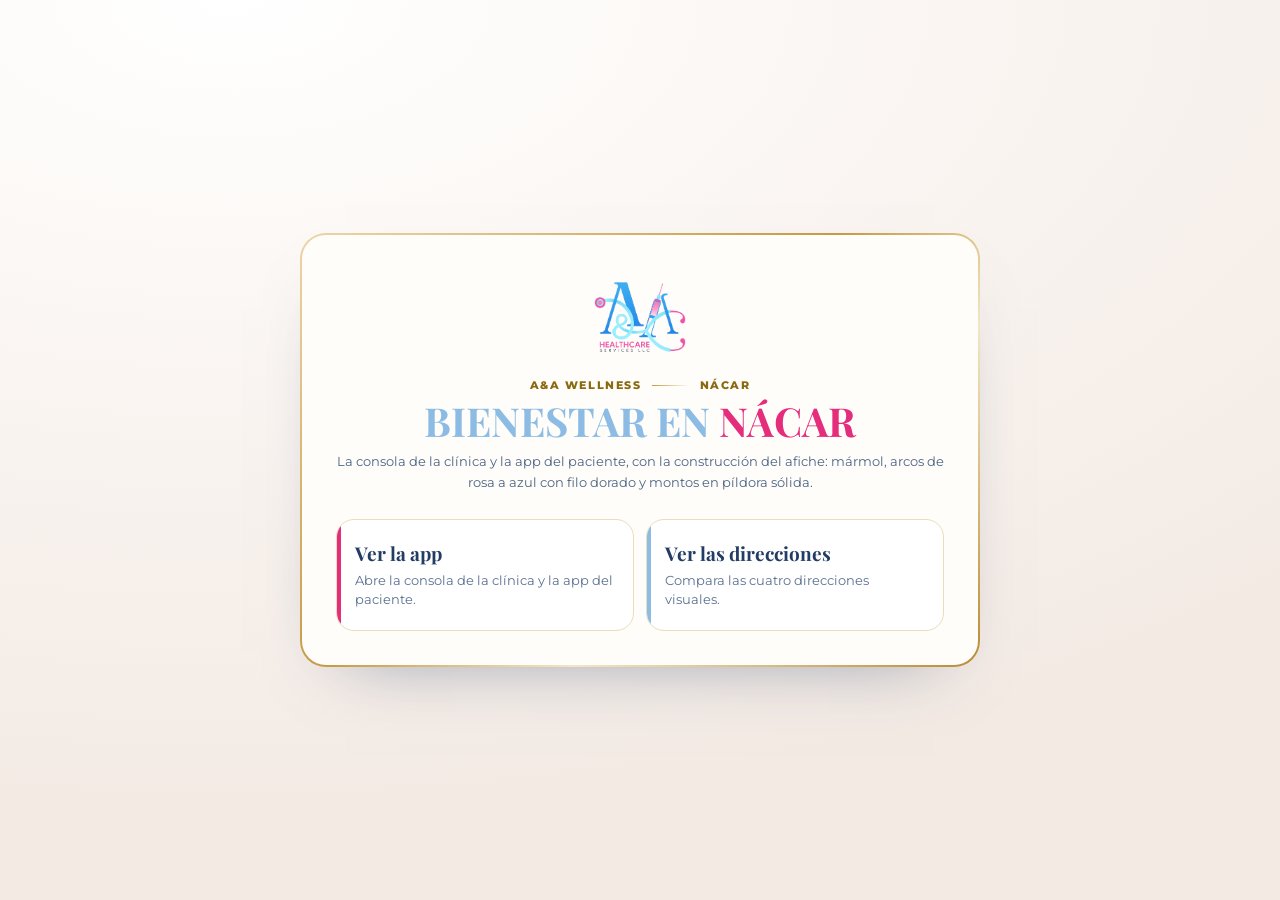
<file: index.html>
<!doctype html>
<html lang="es">
<head>
  <meta charset="utf-8">
  <meta name="viewport" content="width=device-width,initial-scale=1">
  <title>AA Wellness</title>
  <link rel="preconnect" href="https://fonts.googleapis.com">
  <link rel="preconnect" href="https://fonts.gstatic.com" crossorigin>
  <link href="https://fonts.googleapis.com/css2?family=Playfair+Display:wght@600;700&family=Montserrat:wght@400;500;600;700;800&display=swap" rel="stylesheet">
  <style>
    *{box-sizing:border-box}
    body{margin:0;min-height:100vh;display:grid;place-items:center;padding:24px;color:#223C64;
      font-family:'Montserrat',system-ui,sans-serif;-webkit-font-smoothing:antialiased;
      background:radial-gradient(120% 90% at 18% 0%,#FFFFFF 0%,#FBF7F4 38%,#F3EAE4 100%)}
    /* 2px of gold around a marble card — the poster's frame */
    .frame{width:min(680px,100%);padding:2px;border-radius:26px;
      background:linear-gradient(140deg,#EBD6A8,#C69A44 45%,#F3E6C4 66%,#B98C33);
      box-shadow:0 30px 70px -46px rgba(34,60,100,.55)}
    .card{background:#FFFDFA;border-radius:24px;padding:34px;text-align:center}
    .logo{height:96px;width:auto;display:block;margin:0 auto 14px}
    .kicker{display:flex;align-items:center;justify-content:center;gap:10px;font-size:10.5px;
      letter-spacing:.15em;text-transform:uppercase;font-weight:800;color:#8A6A10;margin-bottom:9px}
    .kicker i{display:block;width:38px;height:1px;background:linear-gradient(90deg,#C69A44,rgba(198,154,68,0))}
    .brand{font-family:'Playfair Display',Georgia,serif;font-size:40px;font-weight:700;line-height:1;color:#8CBCE4}
    .brand span{color:#E52E7B}
    .sub{font-size:13px;color:#4B6484;margin:10px 0 26px;line-height:1.6}
    .options{display:grid;grid-template-columns:repeat(auto-fit,minmax(220px,1fr));gap:12px}
    .option{display:block;text-align:left;text-decoration:none;color:#223C64;background:#fff;
      border:1px solid #EBDCBB;border-radius:18px;padding:20px 18px;position:relative;overflow:hidden}
    .option:before{content:"";position:absolute;left:0;top:0;bottom:0;width:4px;background:#E52E7B}
    .option.design:before{background:#8CBCE4}
    .option:hover{border-color:#C69A44}
    .option b{display:block;font-family:'Playfair Display',Georgia,serif;font-size:19px;font-weight:700;margin-bottom:6px}
    .option span{display:block;font-size:12.5px;color:#5A7091;line-height:1.5}
    @media(max-width:560px){.card{padding:26px 18px}.brand{font-size:32px}}
  </style>
</head>
<body>
  <main class="frame"><div class="card">
    <img class="logo" src="./assets/aa-logo.png" alt="A&amp;A Healthcare Services LLC">
    <div class="kicker">A&amp;A Wellness <i></i> Nácar</div>
    <div class="brand">BIENESTAR EN <span>NÁCAR</span></div>
    <p class="sub">La consola de la clínica y la app del paciente, con la construcción del afiche: mármol, arcos de rosa a azul con filo dorado y montos en píldora sólida.</p>
    <div class="options">
      <a class="option app" href="./app.html"><b>Ver la app</b><span>Abre la consola de la clínica y la app del paciente.</span></a>
      <a class="option design" href="./design-options.html"><b>Ver las direcciones</b><span>Compara las cuatro direcciones visuales.</span></a>
    </div>
  </div></main>
</body>
</html>
</file>
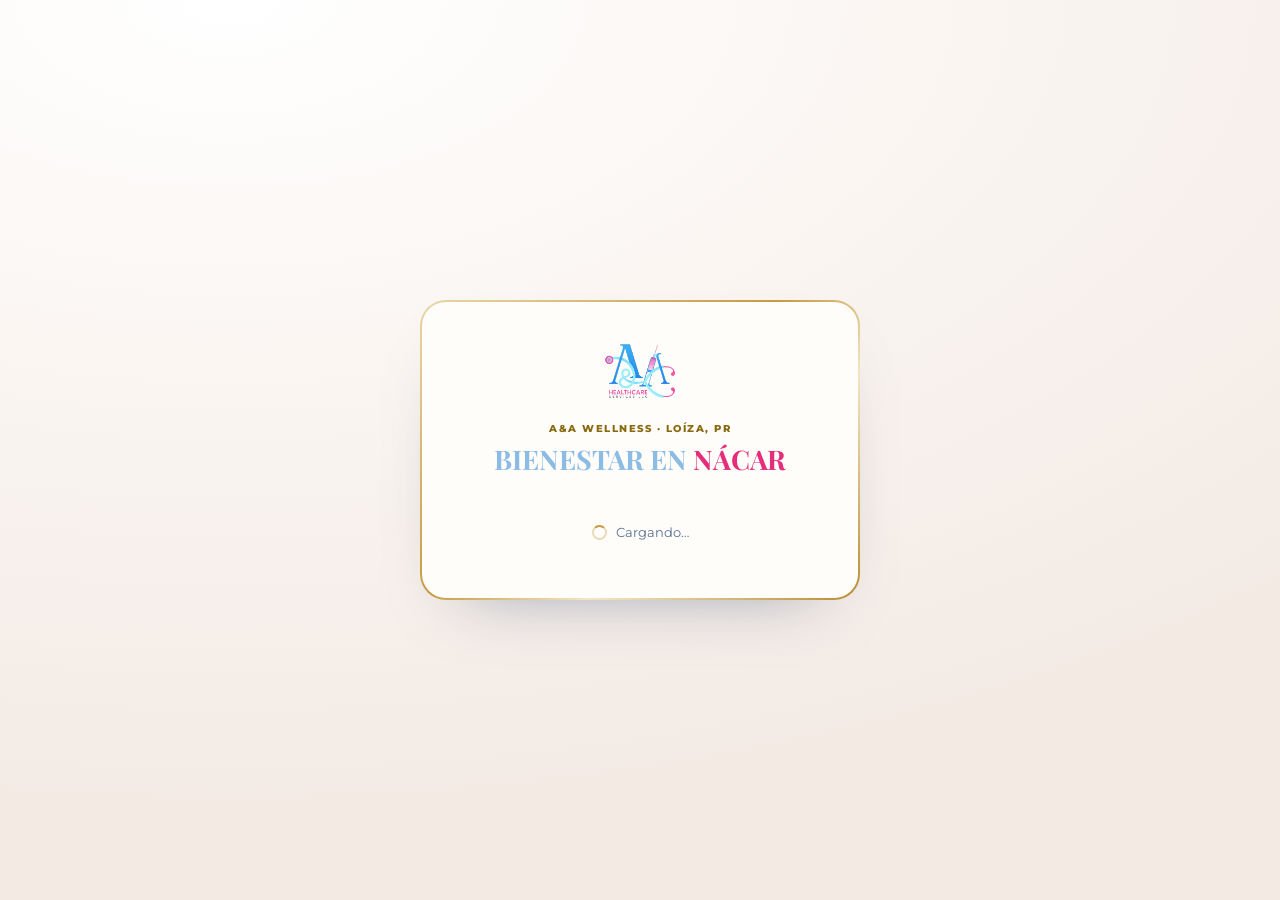
<file: app/index.html>
<!doctype html>
<html lang="es">
<head>
<meta charset="utf-8">
<meta name="viewport" content="width=device-width,initial-scale=1">
<meta http-equiv="cache-control" content="no-cache">
<meta http-equiv="expires" content="0">
<title>A&amp;A Wellness · Entrar</title>
<link rel="preconnect" href="https://fonts.googleapis.com">
<link rel="preconnect" href="https://fonts.gstatic.com" crossorigin>
<link href="https://fonts.googleapis.com/css2?family=Playfair+Display:wght@600;700&family=Montserrat:wght@400;500;600;700;800&family=Dancing+Script:wght@600;700&display=swap" rel="stylesheet">
<link href="./css/app.css?v=1786828527" rel="stylesheet">
</head>
<body>

<main class="center-wrap">
  <div class="frame" style="width:min(440px,100%)">
    <div class="card-sheet">

      <div style="text-align:center;margin-bottom:22px">
        <img src="../assets/aa-logo.png" alt="A&amp;A Healthcare Services LLC"
             style="height:74px;margin-bottom:10px" onerror="this.style.display='none'">
        <span class="kicker">A&amp;A Wellness · Loíza, PR</span>
        <h1 style="font-size:27px;color:var(--blue)">BIENESTAR EN <span style="color:var(--pink)">NÁCAR</span></h1>
      </div>

      <div id="setup" style="display:none">
        <div class="banner warn">
          <b>Falta conectar Supabase</b>
          Abre <code>app/js/config.js</code> y pega la URL del proyecto y la clave
          <code>anon</code>. Las encuentras en Supabase → Project Settings → API.
        </div>
      </div>

      <div id="app-forms" style="display:none">

        <div class="tabs" id="tabs">
          <button data-tab="in" class="on">Entrar</button>
          <button data-tab="up">Crear cuenta</button>
        </div>

        <div id="err" class="banner err" style="display:none"></div>

        <!-- set a new password (shown only after a recovery link) -->
        <form id="form-new" style="display:none" autocomplete="on">
          <div class="banner warn">
            <b>Elige una contraseña nueva</b>
            Escribe la contraseña que usarás de ahora en adelante.
          </div>
          <div class="field">
            <label for="np-pass">Contraseña nueva</label>
            <input id="np-pass" type="password" autocomplete="new-password" required minlength="6">
            <span class="hint">Mínimo 6 caracteres.</span>
          </div>
          <div class="field">
            <label for="np-pass2">Repite la contraseña</label>
            <input id="np-pass2" type="password" autocomplete="new-password" required minlength="6">
          </div>
          <button class="btn wide" type="submit" id="np-go">Guardar contraseña</button>
        </form>

        <!-- sign in -->
        <form id="form-in" autocomplete="on">
          <div class="field">
            <label for="in-email">Correo electrónico</label>
            <input id="in-email" type="email" autocomplete="email" required placeholder="tu@correo.com">
          </div>
          <div class="field">
            <label for="in-pass">Contraseña</label>
            <input id="in-pass" type="password" autocomplete="current-password" required>
          </div>
          <button class="btn wide" type="submit" id="in-go">Entrar</button>
          <button class="btn ghost wide" type="button" id="forgot" style="margin-top:8px">
            Olvidé mi contraseña
          </button>
        </form>

        <!-- sign up -->
        <form id="form-up" style="display:none" autocomplete="on">
          <div class="field">
            <label for="up-name">Nombre completo</label>
            <input id="up-name" type="text" autocomplete="name" required placeholder="Nombre y apellido">
          </div>
          <div class="field">
            <label for="up-email">Correo electrónico</label>
            <input id="up-email" type="email" autocomplete="email" required placeholder="tu@correo.com">
          </div>
          <div class="field">
            <label for="up-pass">Contraseña</label>
            <input id="up-pass" type="password" autocomplete="new-password" required minlength="6">
            <span class="hint">Mínimo 6 caracteres.</span>
          </div>
          <button class="btn wide" type="submit" id="up-go">Crear cuenta</button>
          <p class="hint" style="margin-top:12px;text-align:center">
            Las cuentas nuevas son de paciente. El acceso de la clínica lo asigna la dueña.
          </p>
        </form>

      </div>

      <div id="boot" class="state"><span class="spinner"></span>Cargando…</div>

    </div>
  </div>
</main>

<script type="module">
import { configured, supabase, getSession, getProfile, signIn, signUp, sendReset, homeFor } from "./js/client.js?v=1786828527";
import { $, $$, toast } from "./js/ui.js?v=1786828527";

const boot  = $("#boot");
const forms = $("#app-forms");
const errEl = $("#err");

function showError(msg) {
  errEl.textContent = msg;
  errEl.style.display = msg ? "block" : "none";
}

/* A password-recovery link comes back with `type=recovery` in the URL hash.
   We must show the "set a new password" form INSTEAD of routing the user on —
   otherwise they get signed in and never actually change the password. */
const hash = new URLSearchParams(location.hash.replace(/^#/, ""));
let recovering = hash.get("type") === "recovery";

/* Supabase also announces it on the auth state channel, which fires after the
   client has parsed the hash — catch that too. */
if (configured) {
  supabase.auth.onAuthStateChange((event) => {
    if (event === "PASSWORD_RECOVERY") { recovering = true; showRecovery(); }
  });
}

function showRecovery() {
  boot.style.display = "none";
  forms.style.display = "block";
  $("#tabs").style.display = "none";
  $("#form-in").style.display = "none";
  $("#form-up").style.display = "none";
  $("#form-new").style.display = "block";
}

if (!configured) {
  boot.style.display = "none";
  $("#setup").style.display = "block";
} else if (recovering) {
  showRecovery();
} else {
  // Already signed in? Go straight to the right view.
  const session = await getSession();
  if (session) {
    const profile = await getProfile();
    if (profile) { location.replace(homeFor(profile)); }
    else { boot.style.display = "none"; forms.style.display = "block"; }
  } else {
    boot.style.display = "none";
    forms.style.display = "block";
  }
}

$("#form-new").addEventListener("submit", async (e) => {
  e.preventDefault();
  showError("");
  const a = $("#np-pass").value, b = $("#np-pass2").value;
  if (a !== b) { showError("Las contraseñas no coinciden."); return; }

  const btn = $("#np-go");
  btn.disabled = true; btn.textContent = "Guardando…";
  const { error } = await supabase.auth.updateUser({ password: a });
  if (error) {
    showError(error.message);
    btn.disabled = false; btn.textContent = "Guardar contraseña";
    return;
  }
  history.replaceState(null, "", location.pathname);   // drop the token from the URL
  toast("Contraseña actualizada.");
  const profile = await getProfile({ refresh: true });
  location.replace(homeFor(profile));
});

// tab switching
$$("#tabs button").forEach((b) => {
  b.onclick = () => {
    $$("#tabs button").forEach((x) => x.classList.toggle("on", x === b));
    const up = b.dataset.tab === "up";
    $("#form-in").style.display = up ? "none" : "block";
    $("#form-up").style.display = up ? "block" : "none";
    showError("");
  };
});

$("#form-in").addEventListener("submit", async (e) => {
  e.preventDefault();
  showError("");
  const btn = $("#in-go");
  btn.disabled = true; btn.textContent = "Entrando…";
  const r = await signIn($("#in-email").value.trim(), $("#in-pass").value);
  if (!r.ok) {
    showError(r.message);
    btn.disabled = false; btn.textContent = "Entrar";
    return;
  }
  const profile = await getProfile({ refresh: true });
  location.replace(homeFor(profile));
});

$("#form-up").addEventListener("submit", async (e) => {
  e.preventDefault();
  showError("");
  const btn = $("#up-go");
  btn.disabled = true; btn.textContent = "Creando…";
  const r = await signUp(
    $("#up-email").value.trim(), $("#up-pass").value, $("#up-name").value.trim());
  btn.disabled = false; btn.textContent = "Crear cuenta";
  if (!r.ok) { showError(r.message); return; }
  toast("Cuenta creada. Revisa tu correo para confirmarla.");
  $$("#tabs button")[0].click();
});

$("#forgot").onclick = async () => {
  const email = $("#in-email").value.trim();
  if (!email) { showError("Escribe tu correo primero."); return; }
  const r = await sendReset(email);
  if (!r.ok) { showError(r.message); return; }
  toast("Te enviamos un enlace para restablecer la contraseña.");
};
</script>
</body>
</html>
</file>
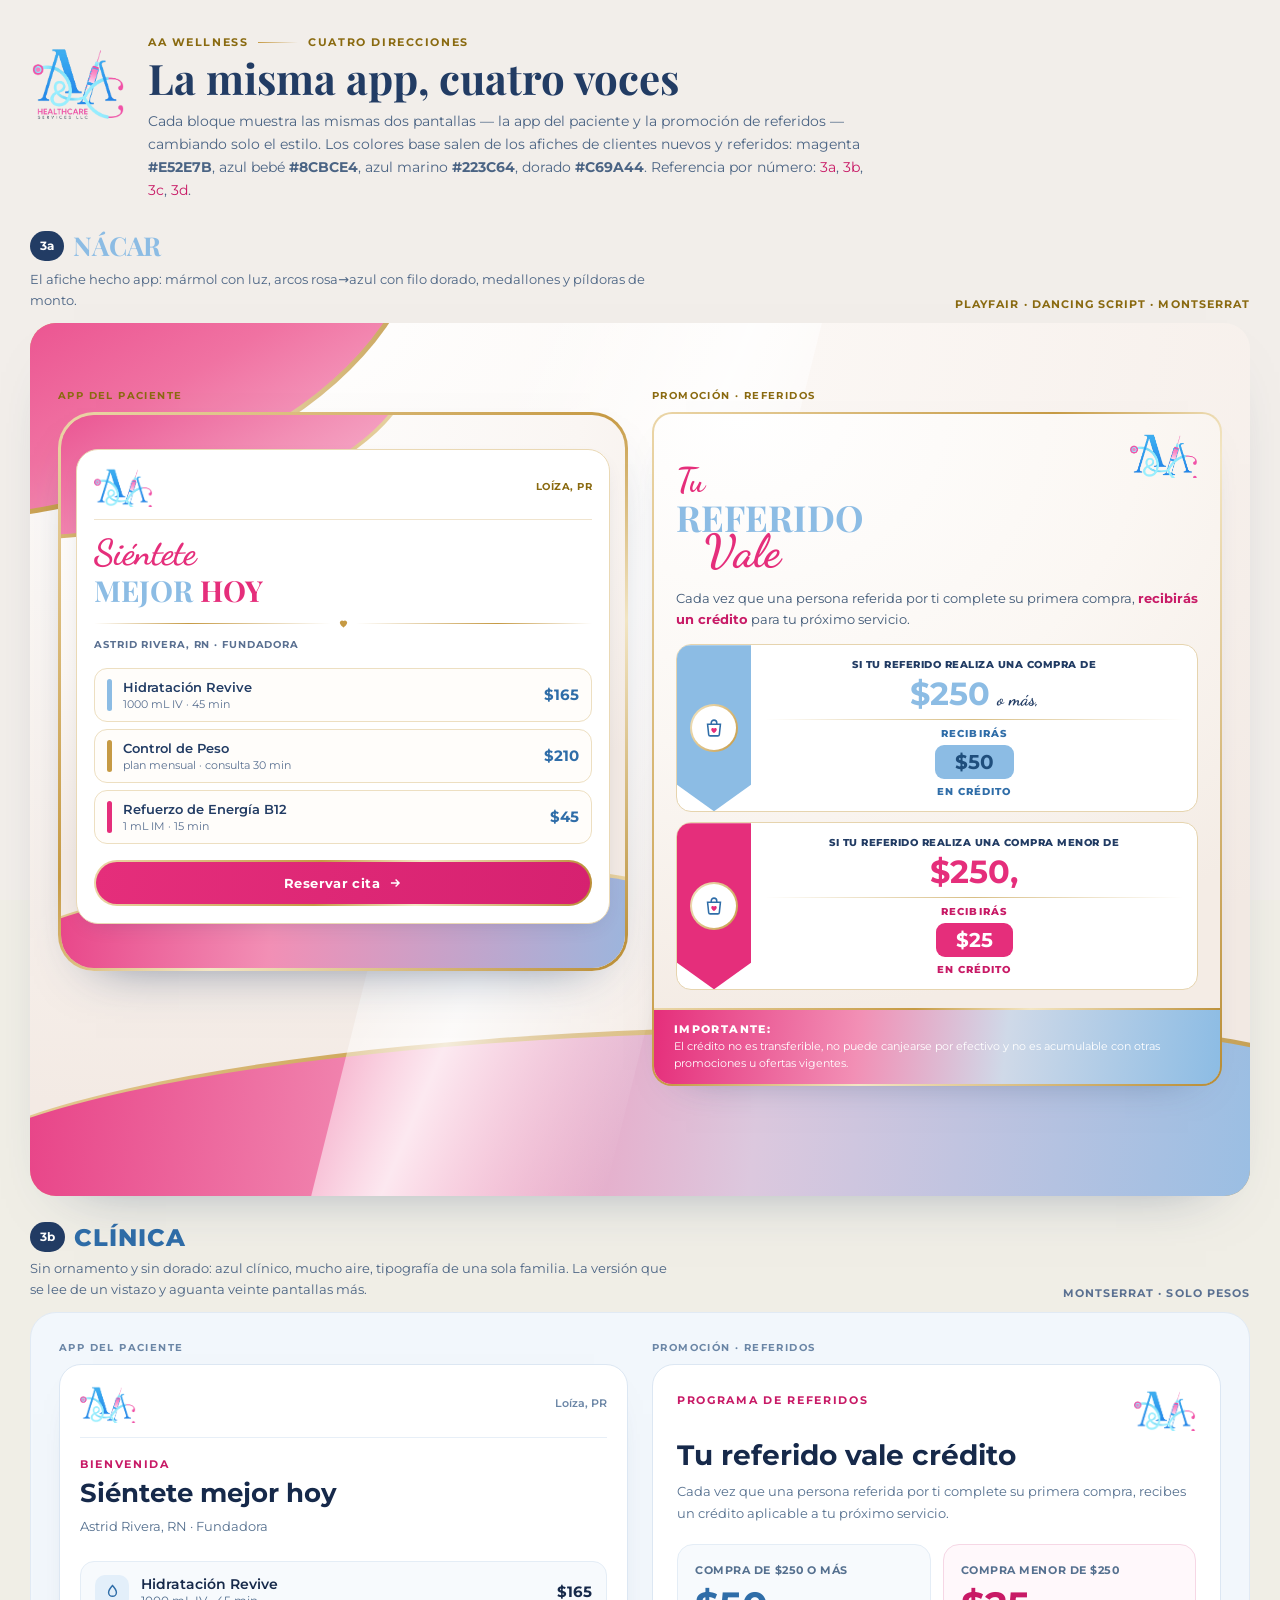
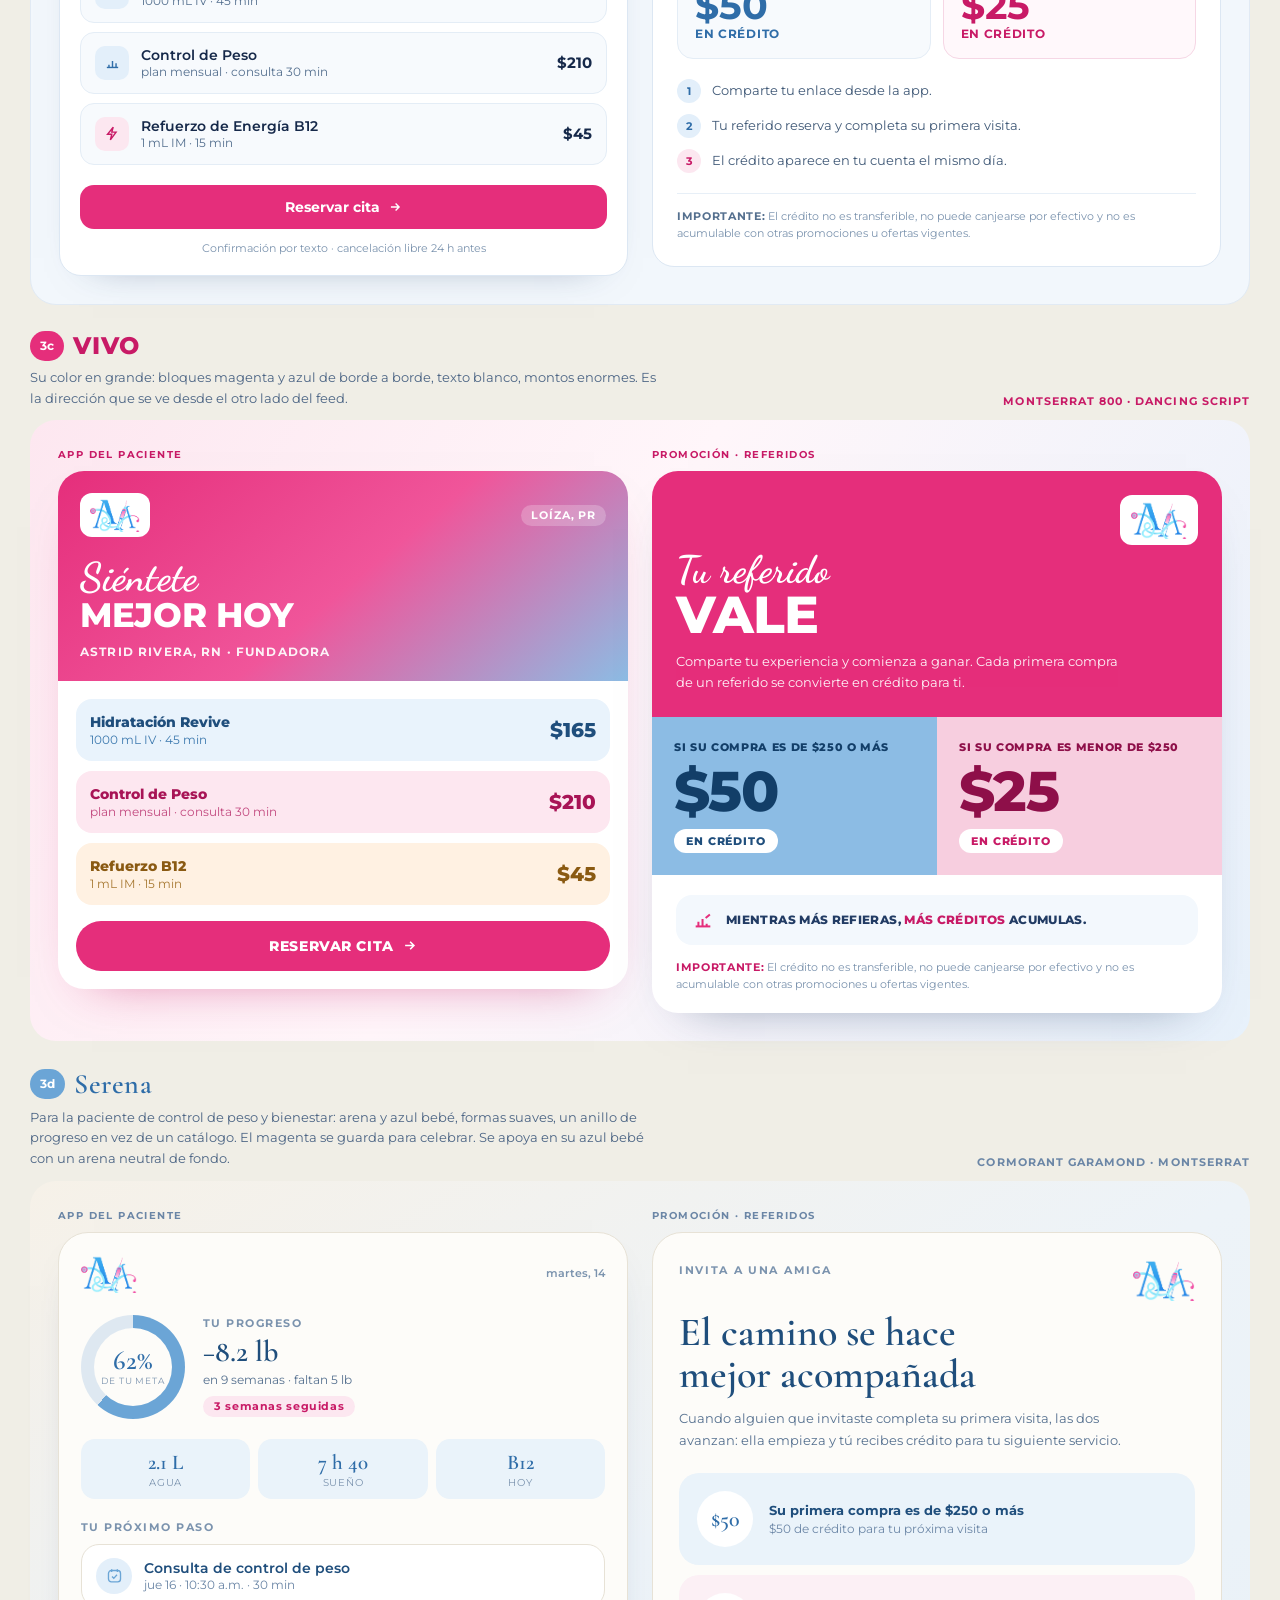
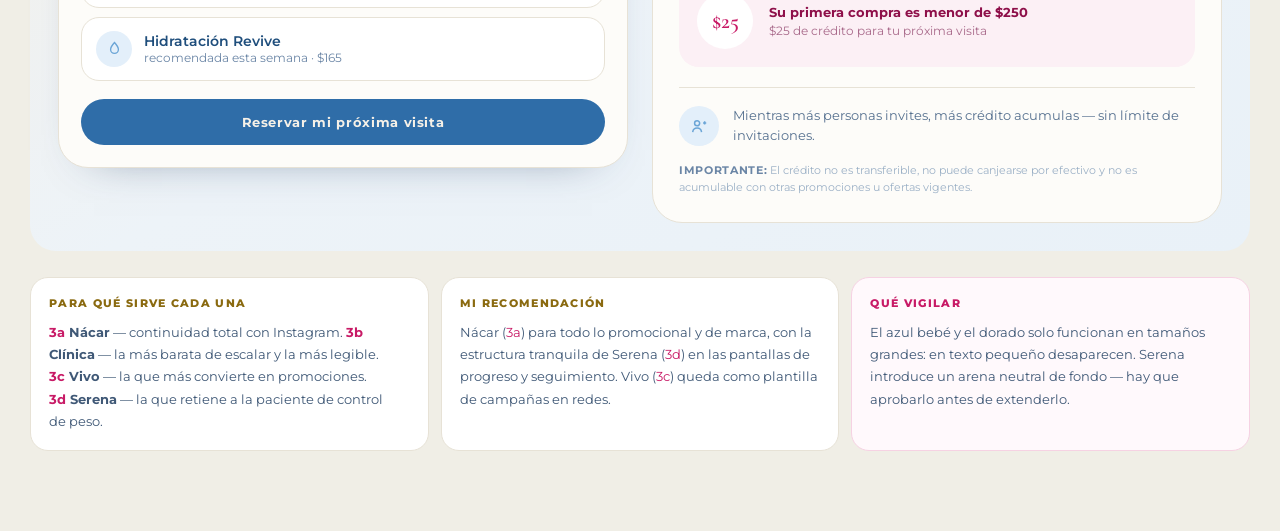
<file: design-options.html>
<!doctype html>
<html lang="en">
<head>
  <meta charset="utf-8">
  <meta name="viewport" content="width=device-width,initial-scale=1">
  <title>AA Wellness Design Options</title>
  <meta http-equiv="refresh" content="0; url=AA%20Wellness%20-%20Cuatro%20Direcciones.html">
  <script>window.location.replace('AA%20Wellness%20-%20Cuatro%20Direcciones.html');</script>
</head>
<body>
  <p>Opening AA Wellness design options… <a href="AA%20Wellness%20-%20Cuatro%20Direcciones.html">Continue</a></p>
</body>
</html>
</file>
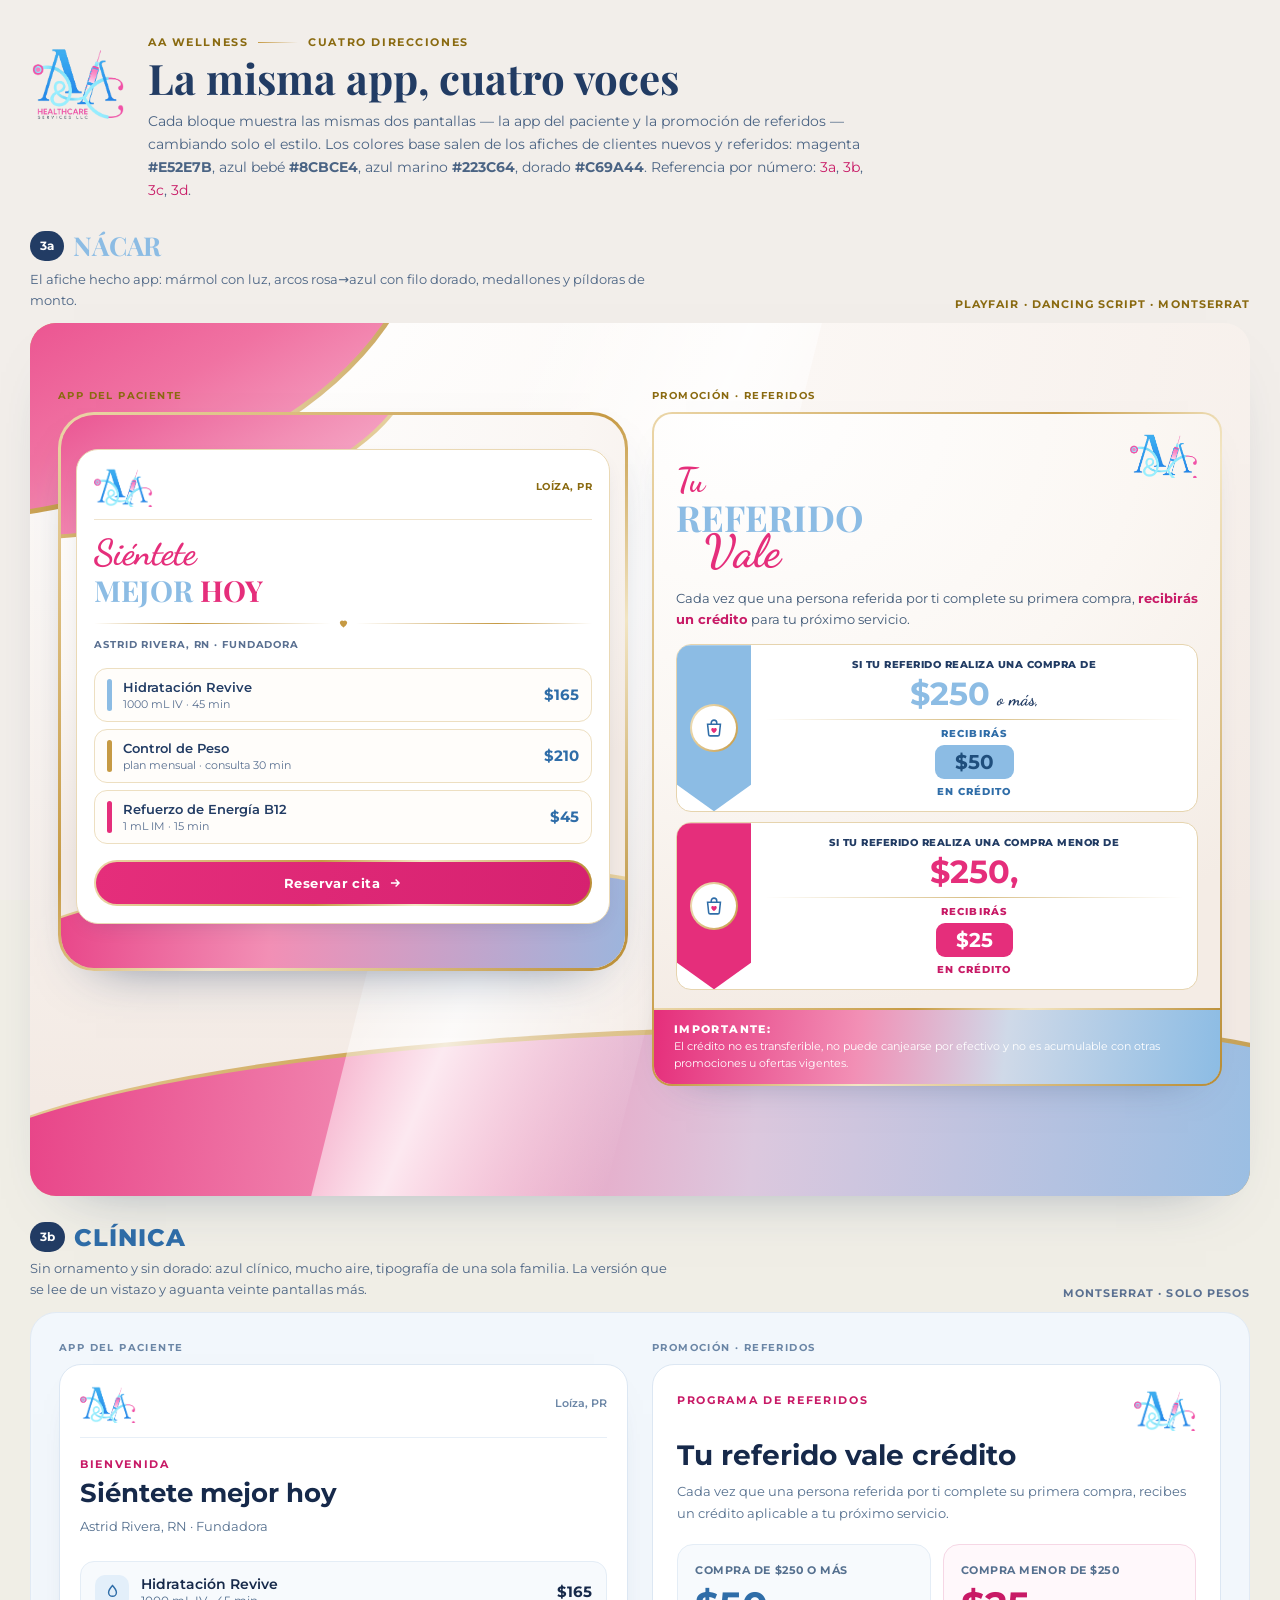
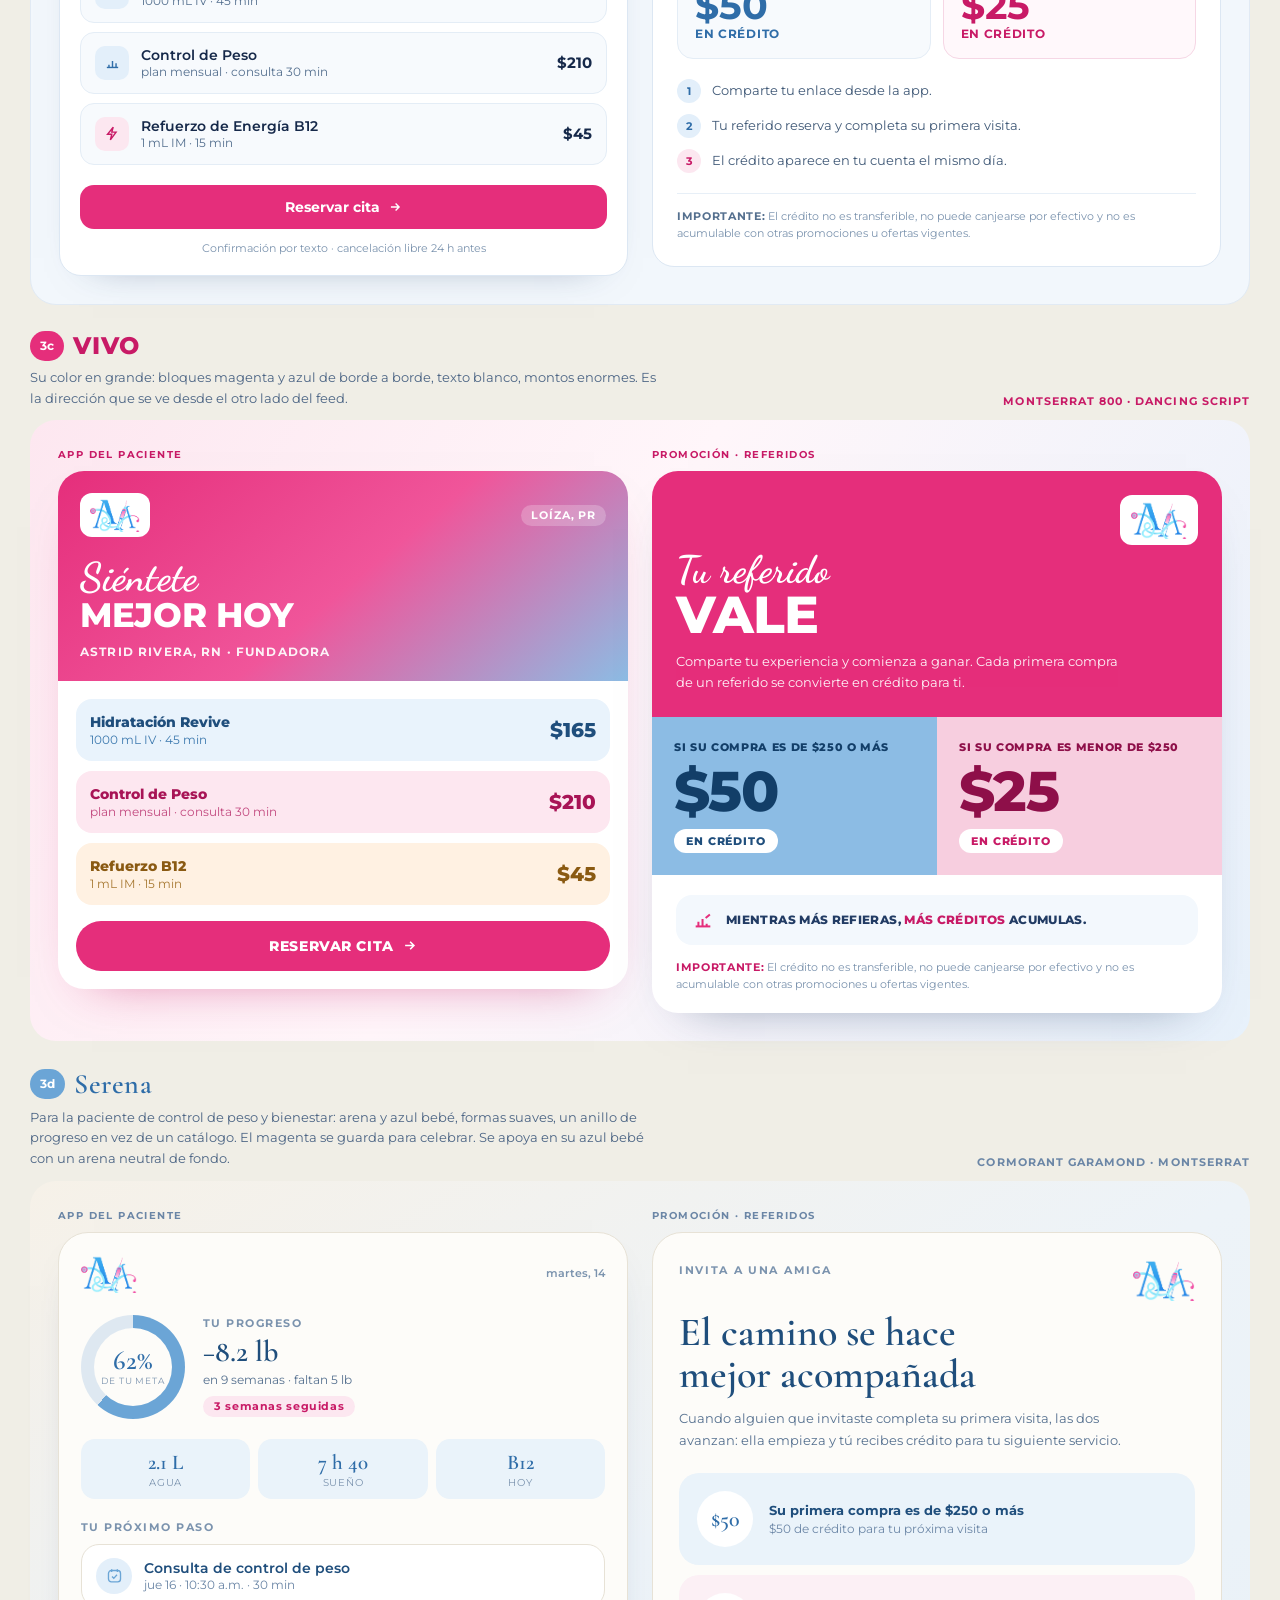
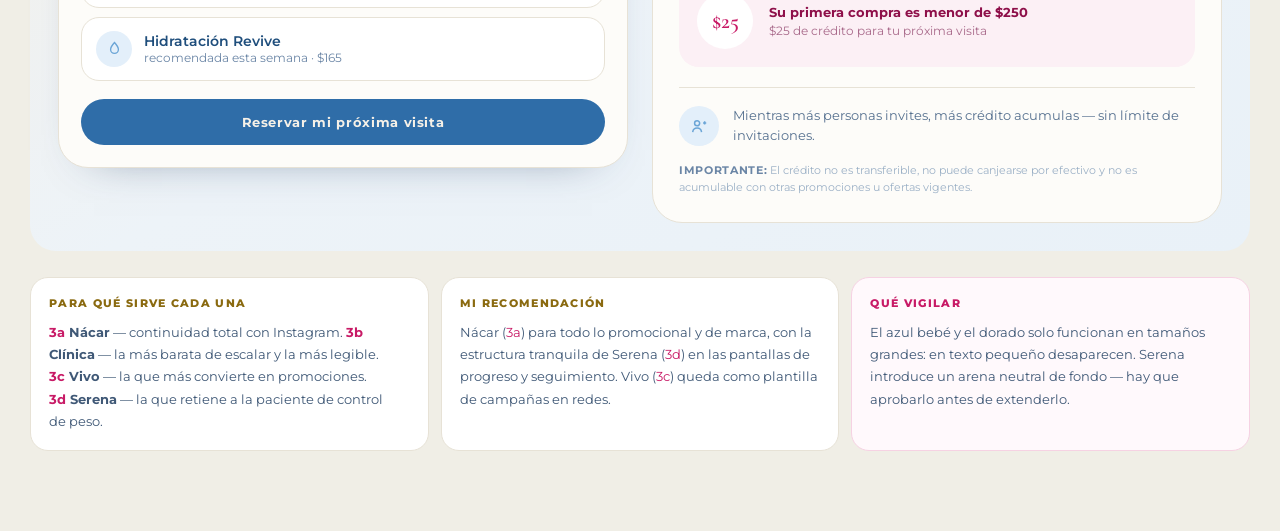
<file: index(17).html>
<!doctype html>
<html lang="en">
<head>
  <meta charset="utf-8">
  <meta name="viewport" content="width=device-width, initial-scale=1">
  <title>AA Wellness</title>
  <meta http-equiv="refresh" content="0; url=AA%20Wellness%20-%20Cuatro%20Direcciones.html">
  <script>window.location.replace('AA%20Wellness%20-%20Cuatro%20Direcciones.html');</script>
</head>
<body>
  <p>Opening AA Wellness… <a href="AA%20Wellness%20-%20Cuatro%20Direcciones.html">Continue</a></p>
</body>
</html>
</file>
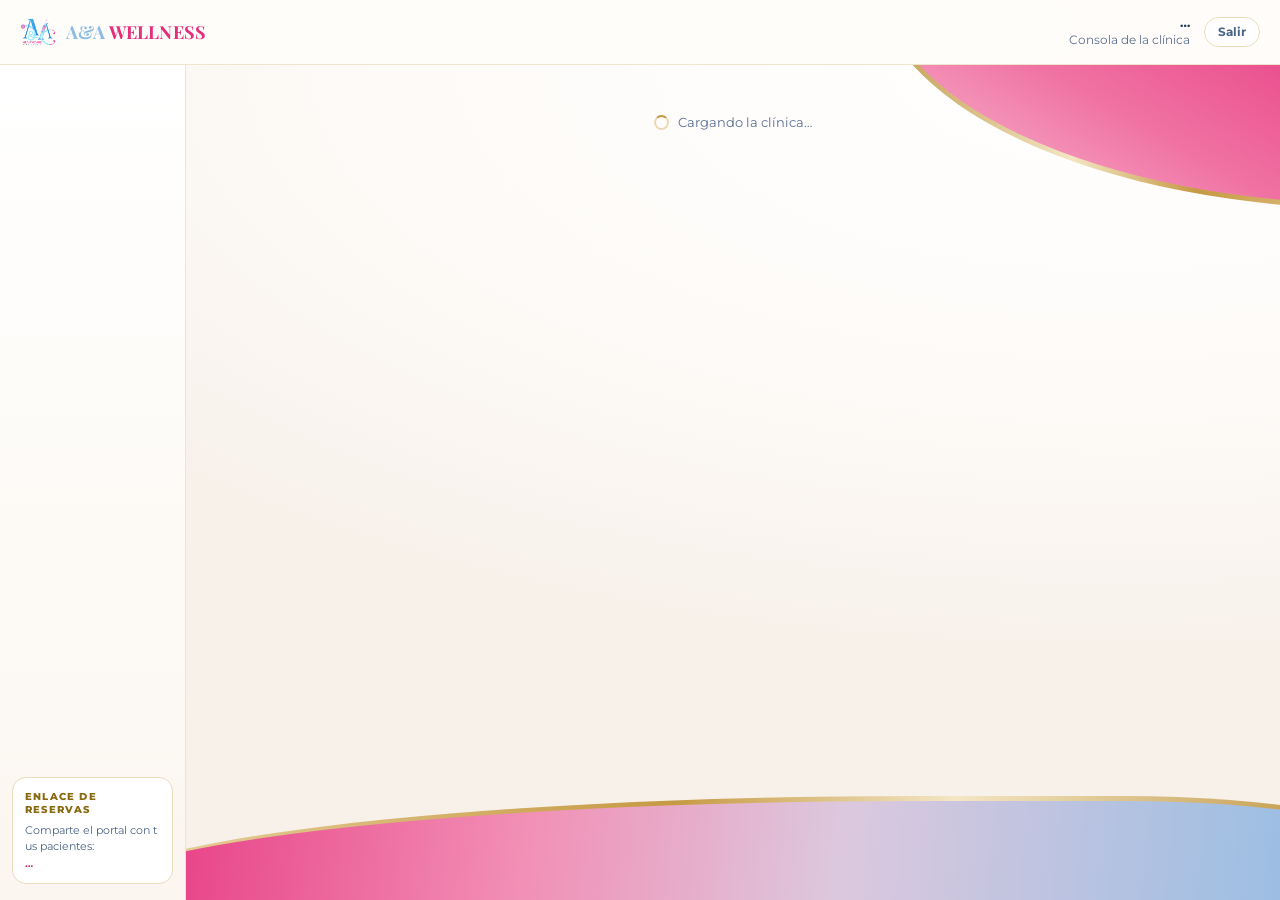
<file: app/clinic.html>
<!doctype html>
<html lang="es">
<head>
<meta charset="utf-8">
<meta name="viewport" content="width=device-width,initial-scale=1">
<meta http-equiv="cache-control" content="no-cache">
<meta http-equiv="expires" content="0">
<title>A&amp;A Wellness · Clínica</title>
<link rel="preconnect" href="https://fonts.googleapis.com">
<link rel="preconnect" href="https://fonts.gstatic.com" crossorigin>
<link href="https://fonts.googleapis.com/css2?family=Playfair+Display:wght@600;700&family=Montserrat:wght@400;500;600;700;800&family=Dancing+Script:wght@600;700&display=swap" rel="stylesheet">
<link href="./css/app.css?v=1786828527" rel="stylesheet">
</head>
<body class="has-rail">

<header class="topbar">
  <span class="brand">
    <img src="../assets/aa-logo.png" alt="" width="36" height="36"
         style="width:36px;height:36px;object-fit:contain"
         onerror="this.style.display='none'">
    <b>A&amp;A <span>WELLNESS</span></b>
  </span>
  <span class="spacer"></span>
  <span class="who"><b id="who-name">…</b><span id="who-sub">Consola de la clínica</span></span>
  <button class="btn secondary sm" id="out">Salir</button>
</header>

<div class="shell">
  <aside class="rail">
    <ul id="railnav"></ul>
    <div class="booklink">
      <span>Enlace de reservas</span>
      <em>Comparte el portal con tus pacientes:<br><b id="booklink-url">…</b></em>
    </div>
  </aside>

  <main class="railmain">
    <span class="arcTop" aria-hidden="true"><i></i></span>
    <span class="arcBot" aria-hidden="true"><i></i></span>
    <div class="mainInner" id="main">
      <div class="state"><span class="spinner"></span>Cargando la clínica…</div>
    </div>
  </main>
</div>

<script type="module">
import { requireRole, signOut, getSession } from "./js/client.js?v=1786828527";
import * as slots from "./js/slots.js?v=1786828527";
import * as api from "./js/api.js?v=1786828527";
import { $, $$, esc, money, fmtDate, fmtDateTime, fmtTime, initials, openModal,
         closeModal, toast, loading, emptyState, errorState, bodyHtml,
         signatureHtml, STATUS_ES, STATUS_CLASS, dayKey, todayKey, monthLabel,
         longDate } from "./js/ui.js?v=1786828527";

const profile = await requireRole("staff");
if (!profile) throw new Error("redirecting");

$("#out").onclick = signOut;
$("#who-name").textContent = profile.full_name || profile.email;
$("#who-sub").textContent = profile.role === "owner" ? "Dueña" : "Personal";

const SECTIONS = [
  { id: "today",    label: "Hoy",        icon: "☀" },
  { id: "sched",    label: "Agenda",     icon: "▦" },
  { id: "patients", label: "Pacientes",  icon: "◉" },
  { id: "docs",     label: "Documentos", icon: "▤" },
  { id: "services", label: "Servicios",  icon: "✦" },
  { id: "inbox",    label: "Mensajes",   icon: "✉" },
  { id: "panel",    label: "Panel",      icon: "◑" }
];

let view = { name: "today", patientId: null, tab: "docs" };
let templates = [], services = [];
/* Badge counts on the rail (pending signatures, unread messages).
   Declared here, above every call site — `let` is not hoisted, so declaring
   it lower down puts paintNav() in the temporal dead zone and throws. */
let badges = { docs: 0, inbox: 0 };
/* Calendar state: which month the grid is showing, and which day is selected. */
let calRef = new Date();
let calSel = todayKey();
const main = $("#main");

try { [templates, services] = await Promise.all([api.listTemplates(), api.getServices()]); }
catch (e) { console.warn(e.message); }

paintNav();
route();
refreshBadges();

const portalUrl = new URL("./portal.html", location.href).href;
$("#booklink-url").textContent = portalUrl.replace(/^https?:\/\//, "");
$("#booklink-url").title = portalUrl;

let panelPeriod = "month";

function paintNav() {
  const active = view.name === "patient" ? "patients" : view.name;
  $("#railnav").innerHTML = SECTIONS.map((s) => {
    const n = badges[s.id] || 0;
    return `<li><button class="nav ${active === s.id ? "on" : ""}" data-nav="${s.id}">
      <span class="ico">${s.icon}</span><span class="lbl">${esc(s.label)}</span>
      ${n ? `<span class="dot">${n}</span>` : ""}</button></li>`;
  }).join("");
  $$("[data-nav]").forEach((b) => b.onclick = () => {
    view = { name: b.dataset.nav, patientId: null, tab: "docs" };
    paintNav(); route();
  });
}

/* Kept fresh so the rail reflects reality without a manual refresh. */
async function refreshBadges() {
  try {
    const { pendingDocs, unread } = await api.todaySnapshot();
    badges = { docs: pendingDocs.length, inbox: unread.length };
    paintNav();
  } catch (e) { /* badges are cosmetic — never block the view */ }
}

/* Demo-style page header: gold kicker, serif title, lead paragraph. */
function phead(kicker, title, lead) {
  return `<div class="phead">
    <span class="kicker">${esc(kicker)}</span>
    <h2>${esc(title)}</h2>
    ${lead ? `<p>${esc(lead)}</p>` : ""}
  </div>`;
}

async function route() {
  main.innerHTML = loading();
  try {
    await ({
      today: viewToday, sched: viewSchedule, patients: viewPatients,
      patient: viewPatient, docs: viewDocs, services: viewServices,
      inbox: viewInbox, panel: viewPanel
    }[view.name])();
  } catch (e) {
    main.innerHTML = errorState("No se pudo cargar: " + e.message);
    console.error(e);
  }
  refreshBadges();
}

/* ============================================================== HOY ==== */
async function viewToday() {
  const snap = await api.todaySnapshot();
  const board = snap.appts;

  const live = board.filter((a) => a.status !== "cancelled");
  const booked = live.reduce((n, a) => n + (a.services?.price_cents || 0), 0);
  const takenCents = live.reduce(
    (n, a) => n + (a.visit ? a.visit.price_cents || 0 : 0), 0);

  // Free slots today, from the same generator the Agenda uses.
  const clinic = await api.getClinic();
  const today = new Date(); today.setHours(0, 0, 0, 0);
  const key = slots.dayKey(today);
  const week = slots.buildWeek({
    anchor: today,
    schedule: clinic?.schedule || {},
    slotMinutes: clinic?.slot_minutes || 45,
    overrides: await api.listOverrides(key, key),
    appointments: live
  });
  // bookableSlots covers the whole week; today is the only day we want here.
  const free = slots.bookableSlots(week)
    .filter((c) => slots.dayKey(c.startsAt) === key);

  main.innerHTML = `
    ${phead(new Date().toLocaleDateString("es-PR",
      { weekday:"long", day:"numeric", month:"long" }), "Hoy")}

    <div class="kpirow">
      <div class="kpi edge-pink">
        <span>Citas de hoy</span><b>${live.length}</b>
        <em>${free.length} espacio${free.length===1?"":"s"} disponible${free.length===1?"":"s"}</em>
      </div>
      <div class="kpi edge-blue">
        <span>Ingreso esperado</span><b>${money(booked)}</b>
        <em>${money(takenCents)} registrado</em>
      </div>
      <div class="kpi edge-gold">
        <span>Esperan respuesta</span><b>${snap.unread.length}</b>
        <em>mensajes sin contestar</em>
      </div>
      <div class="kpi edge-navy">
        <span>Firmas pendientes</span><b>${snap.pendingDocs.length}</b>
        <em>documentos por firmar</em>
      </div>
    </div>

    <div class="grid grid-2">
      <div class="card">
        <div class="card-head">
          <h3>El día</h3>
          <span class="hint">${live.length} cita${live.length===1?"":"s"}</span>
        </div>
        ${live.length ? `<div class="daylist">${live.map(apptRow).join("")}</div>`
          : emptyState("No hay citas para hoy.")}
      </div>

      <div>
        <div class="card">
          <div class="card-head">
            <h3>Espacios libres hoy</h3>
            <span class="hint">${free.length} libre${free.length===1?"":"s"}</span>
          </div>
          ${free.length
            ? `<div class="freewrap">${free.map((f) => `
                 <span class="freechip">${esc(slots.minutesToLabel(f.minutes))}</span>`).join("")}</div>`
            : emptyState("Todo reservado. Bellísimo.")}
        </div>

        <div class="card">
          <div class="card-head"><h3>Documentos por firmar</h3></div>
          ${snap.pendingDocs.length
            ? `<p class="lede">${snap.pendingDocs.length} documento${snap.pendingDocs.length===1?"":"s"}
                 esperando firma.</p>
               <button class="btn secondary sm" data-go="docs">Ver documentos</button>`
            : emptyState("Nada pendiente de firma ✓")}
        </div>
      </div>
    </div>`;

  $$("[data-go]").forEach((b) => b.onclick = () => { location.hash = b.dataset.go; });
  $$("[data-arrive]").forEach((b) => b.onclick = () => onArrive(b.dataset.arrive));
  $$("[data-charge]").forEach((b) => b.onclick = () => onCharge(board, b.dataset.charge));
}

/* One row of the day list. Paid rows lose their buttons and go quiet. */
function apptRow(a) {
  const t = new Date(a.starts_at).toLocaleTimeString("es-PR",
    { hour: "numeric", minute: "2-digit" });
  const svc = a.services?.name || "Sin servicio";
  const done = !!a.visit;

  return `<div class="dayrow ${done ? "done" : ""} st-${esc(a.status)}">
    <span class="dtime">${esc(t)}</span>
    <span class="dbar"></span>
    <span class="dwho">
      <b>${esc(a.patients?.full_name || "Paciente")}</b>
      <em>${esc(svc)} · ${a.minutes} min</em>
    </span>
    <span class="dact">
      ${done
        ? `<span class="tag paid">✓ Registrado</span>`
        : `${a.status === "arrived"
              ? ""
              : `<button class="btn secondary sm" data-arrive="${a.id}">Llegó</button>`}
           <button class="btn sm" data-charge="${a.id}">Cobrar</button>`}
    </span>
  </div>`;
}

async function onArrive(id) {
  try { await api.setApptStatus(id, "arrived"); toast("Marcada como llegada."); route(); }
  catch (e) { toast("No se pudo actualizar: " + e.message, "err"); }
}

function onCharge(board, id) {
  const a = board.find((x) => x.id === id);
  if (!a) return;
  const price = a.services?.price_cents || 0;

  openModal(`
    <h3>Registrar la visita</h3>
    <p class="lede">
      <b>${esc(a.patients?.full_name || "Paciente")}</b> ·
      ${esc(a.services?.name || "Sin servicio")}
    </p>
    <div class="stat" style="margin:10px 0">
      <span>Se registra por</span><b>${money(price)}</b>
    </div>
    <div class="banner warn">
      <b>Esto no confirma el pago</b>
      Registra que el tratamiento se dio, a este precio, y lo suma al Panel.
      El cobro por Clover todavía no está conectado, así que confirma el pago
      por tu medio habitual.
    </div>
    <div class="modal-actions">
      <button class="btn secondary" data-x>Cancelar</button>
      <button class="btn" id="do-charge">Registrar</button>
    </div>`);

  $$("[data-x]").forEach((b) => b.onclick = closeModal);
  $("#do-charge").onclick = async (ev) => {
    const btn = ev.currentTarget;
    btn.disabled = true; btn.textContent = "Registrando…";
    try {
      await api.chargeAppointment(a);
      closeModal(); toast("Visita registrada."); route();
    } catch (e) {
      toast(e.message, "err");
      btn.disabled = false; btn.textContent = "Registrar";
    }
  };
}

async function viewSchedule() {
  const clinic = await api.getClinic();
  const schedule = clinic?.schedule || {};
  const slotMin = clinic?.slot_minutes || 45;
  const rules = Array.isArray(clinic?.booking_rules) ? clinic.booking_rules : [];

  const days = slots.weekDays(calRef);
  const from = new Date(days[0]); from.setHours(0, 0, 0, 0);
  const to   = new Date(days[6]); to.setHours(23, 59, 59, 999);

  const [overrides, appts] = await Promise.all([
    api.listOverrides(from.toISOString(), to.toISOString()),
    api.listAppointments(null, {})
  ]);

  const week = slots.buildWeek({
    anchor: calRef, schedule, slotMinutes: slotMin,
    overrides, appointments: appts
  });

  const open = week.cells.flat().filter((c) => c.state === "open" && !c.past).length;
  const booked = week.cells.flat().filter((c) => c.state === "booked").length;

  main.innerHTML = `
    ${phead("Próximos siete días", "Agenda",
      "Toca un espacio para abrirlo o cerrarlo. Los pacientes solo ven los abiertos, y en cuanto alguien reserva, desaparece del enlace.")}

    <div class="card">
      <div class="calbar">
        <button class="btn secondary sm" id="wk-prev" aria-label="Semana anterior">‹</button>
        <b>${esc(rangeLabel(days))}</b>
        <button class="btn secondary sm" id="wk-next" aria-label="Semana siguiente">›</button>
        <span style="flex:1"></span>
        <span class="pill done">${booked} reservadas</span>
        <span class="pill">${open} abiertas</span>
        <button class="btn secondary sm" id="wk-today">Hoy</button>
        <button class="btn sm" id="wk-add">+ Nueva cita</button>
      </div>

      <div class="slotwrap">
        <div class="slotgrid" style="grid-template-columns:64px repeat(7,minmax(96px,1fr))">
          <span class="slothead"></span>
          ${days.map((d) => `<span class="slothead${
            slots.dayKey(d) === todayKey() ? " is-today" : ""}">${
            esc(d.toLocaleDateString("es-PR", { weekday:"short", day:"numeric", month:"short" }))
          }</span>`).join("")}

          ${week.rows.map((mins, r) => `
            <span class="slottime">${esc(slots.minutesToLabel(mins))}</span>
            ${week.cells.map((col, c) => cellHtml(col[r], c, r)).join("")}
          `).join("")}
        </div>
      </div>
      <p class="hint" style="margin-top:10px">
        Rayado = cerrado · Crema = abierto · Blanco con borde = reservado
      </p>
    </div>

    <div class="grid grid-2">
      <div class="card">
        <div class="card-head"><h3>Calendarios conectados</h3></div>
        ${[["Google Calendar","—"],["Outlook","—"],
           ["Botón de reserva en Instagram","—"],["Reservas desde Facebook","—"]]
          .map(([n,st]) => `<div class="connrow">
            <span class="tick" style="background:var(--hair3);color:var(--muted)">·</span>
            <span>${esc(n)}</span><span class="state">sin conectar</span>
          </div>`).join("")}
        <p class="hint" style="margin-top:10px">
          Ninguno está conectado todavía. Cada uno necesita OAuth y un servidor;
          hasta entonces las citas solo viven en esta app.
        </p>
      </div>

      <div class="card">
        <div class="card-head"><h3>Reglas de reserva</h3></div>
        ${rules.length
          ? rules.map((r) => `<div class="ruleline">${esc(r)}</div>`).join("")
          : emptyState("Aún no hay reglas.")}
        <button class="btn secondary sm" id="edit-rules" style="margin-top:10px">Editar reglas</button>
      </div>
    </div>`;

  $("#wk-prev").onclick  = () => { calRef = shiftWeek(calRef, -7); route(); };
  $("#wk-next").onclick  = () => { calRef = shiftWeek(calRef,  7); route(); };
  $("#wk-today").onclick = () => { calRef = new Date(); route(); };
  $("#wk-add").onclick   = () => apptModal();

  $$("[data-slot]").forEach((b) => b.onclick = () => onSlot(b.dataset.slot, b.dataset.state));
  $("#edit-rules").onclick = () => editRules(rules);

  function cellHtml(cell, c, r) {
    if (cell.state === "booked") {
      const a = cell.appointment;
      const name = (a.patients?.full_name || "Paciente").split(" ")[0];
      return `<button class="slot booked ${esc(a.status)}" data-slot="${esc(cell.iso)}"
        data-state="booked" title="${esc(a.services?.name || "Cita")}">${esc(name)}</button>`;
    }
    if (cell.state === "open") {
      return `<button class="slot open${cell.past ? " past" : ""}"
        data-slot="${esc(cell.iso)}" data-state="open">Abierto</button>`;
    }
    return `<button class="slot closed" data-slot="${esc(cell.iso)}" data-state="closed"></button>`;
  }

  async function onSlot(iso, state) {
    if (state === "booked") {
      const a = appts.find((x) => new Date(x.starts_at).getTime() === new Date(iso).getTime());
      if (a) return showAppt(a);
      return;
    }
    try {
      const s = await getSession();
      await api.setSlotOpen(iso, state !== "open", s?.user?.id);
      toast(state === "open" ? "Espacio cerrado." : "Espacio abierto.");
      route();
    } catch (e) { toast("No se pudo cambiar: " + e.message, "err"); }
  }
}

function editRules(rules) {
  openModal(`
    <h3>Reglas de reserva</h3>
    <p class="lede">Una regla por línea. Se muestran en la Agenda.</p>
    <div class="field">
      <textarea id="rules-body" rows="7">${esc(rules.join("\n"))}</textarea>
    </div>
    <div class="modal-actions">
      <button class="btn secondary" data-x>Cancelar</button>
      <button class="btn" id="rules-save">Guardar</button>
    </div>`);
  $$("[data-x]").forEach((b) => b.onclick = closeModal);
  $("#rules-save").onclick = async () => {
    const list = $("#rules-body").value.split("\n").map((x) => x.trim()).filter(Boolean);
    const btn = $("#rules-save"); btn.disabled = true; btn.textContent = "Guardando…";
    try {
      await api.saveClinic({ booking_rules: list });
      closeModal(); toast("Reglas actualizadas."); route();
    } catch (e) {
      toast("No se pudo guardar: " + e.message, "err");
      btn.disabled = false; btn.textContent = "Guardar";
    }
  };
}

function shiftWeek(ref, delta) {
  const d = new Date(ref); d.setDate(d.getDate() + delta); return d;
}

function rangeLabel(days) {
  const a = days[0], b = days[6];
  const f = (d) => d.toLocaleDateString("es-PR", { day:"numeric", month:"short" });
  return `${f(a)} – ${f(b)}, ${b.getFullYear()}`;
}

function showAppt(a) {
  openModal(`
    <span class="kicker">${esc(fmtDateTime(a.starts_at))}</span>
    <h3>${esc(a.patients?.full_name || "Paciente")}</h3>
    <p class="lede">${esc(a.services?.name || "Cita")} · ${a.minutes} min</p>
    <div class="field"><label for="ap-st">Estado</label>
      <select id="ap-st">${["scheduled","confirmed","completed","cancelled","no_show"]
        .map((v) => `<option value="${v}" ${a.status===v?"selected":""}>${v}</option>`).join("")}
      </select></div>
    <div class="modal-actions">
      <button class="btn secondary" data-x>Cerrar</button>
      <button class="btn" id="ap-save">Guardar</button>
    </div>`);
  $$("[data-x]").forEach((b) => b.onclick = closeModal);
  $("#ap-save").onclick = async () => {
    try {
      await api.updateAppointment(a.id, { status: $("#ap-st").value });
      closeModal(); toast("Cita actualizada."); route();
    } catch (e) { toast("No se pudo guardar: " + e.message, "err"); }
  };
}

async function apptModal(patientId, dayISO) {
  const patients = await api.listPatients();
  if (!patients.length) { toast("Primero crea un paciente.", "err"); return; }
  openModal(`
    <h3>Nueva cita</h3>
    <div class="field"><label for="a-pt">Paciente</label>
      <select id="a-pt">${patients.map((p) =>
        `<option value="${esc(p.id)}" ${p.id===patientId?"selected":""}>${esc(p.full_name)}</option>`
      ).join("")}</select></div>
    <div class="field"><label for="a-svc">Servicio</label>
      <select id="a-svc"><option value="">— Ninguno —</option>${services.map((s) =>
        `<option value="${esc(s.id)}" data-min="${s.minutes}">${esc(s.name)} · ${money(s.price_cents)}</option>`
      ).join("")}</select></div>
    <div class="field"><label for="a-when">Fecha y hora</label>
      <input id="a-when" type="datetime-local"
             value="${dayISO ? dayISO + "T09:00" : ""}"></div>
    <div class="field"><label for="a-min">Duración (minutos)</label>
      <input id="a-min" type="number" min="5" step="5" value="30"></div>
    <div class="modal-actions">
      <button class="btn secondary" data-x>Cancelar</button>
      <button class="btn" id="a-save">Crear cita</button>
    </div>`);
  $$("[data-x]").forEach((b) => b.onclick = closeModal);

  $("#a-svc").onchange = (e) => {
    const m = e.target.selectedOptions[0]?.dataset.min;
    if (m) $("#a-min").value = m;
  };

  $("#a-save").onclick = async () => {
    const when = $("#a-when").value;
    if (!when) { $("#a-when").focus(); return; }
    const btn = $("#a-save"); btn.disabled = true; btn.textContent = "Guardando…";
    try {
      await api.createAppointment({
        patient_id: $("#a-pt").value,
        service_id: $("#a-svc").value || null,
        starts_at: new Date(when).toISOString(),
        minutes: Number($("#a-min").value) || 30
      });
      closeModal(); toast("Cita creada."); route();
    } catch (e) {
      toast("No se pudo crear: " + e.message, "err");
      btn.disabled = false; btn.textContent = "Crear cita";
    }
  };
}

/* ======================================================== PACIENTES ==== */
async function viewPatients() {
  const patients = await api.listPatients();
  main.innerHTML = `
    ${phead("Expedientes", "Pacientes",
      `${patients.length} paciente${patients.length===1?"":"s"} activo${patients.length===1?"":"s"}.`)}
    <div class="card">
      <div class="card-head"><h3>Lista</h3>
        <button class="btn sm" id="add-patient">+ Nuevo paciente</button></div>
      <div class="field" style="margin-bottom:12px">
        <input id="search" type="search" placeholder="Buscar por nombre, teléfono o correo…">
      </div>
      <div id="plist">${patients.length ? rows(patients) : emptyState("Aún no hay pacientes.")}</div>
    </div>`;

  $("#add-patient").onclick = addPatient;
  $("#search").oninput = (e) => {
    const q = e.target.value.toLowerCase().trim();
    const hit = patients.filter((p) => [p.full_name, p.phone, p.email]
      .filter(Boolean).some((f) => f.toLowerCase().includes(q)));
    $("#plist").innerHTML = hit.length ? rows(hit) : emptyState("Sin resultados.");
    wireRows();
  };
  wireRows();

  function rows(list) {
    return list.map((p) => `<div class="row click" data-p="${esc(p.id)}">
      <span class="avatar">${esc(initials(p.full_name))}</span>
      <div class="main"><b>${esc(p.full_name)}</b>
        <span>${esc(p.phone || p.email || "Sin contacto")}${p.plan ? " · " + esc(p.plan) : ""}</span></div>
      ${p.profile_id ? '<span class="pill done">Cuenta activa</span>'
                     : '<span class="pill warn">Sin cuenta</span>'}
    </div>`).join("");
  }
  function wireRows() {
    $$("[data-p]").forEach((r) => r.onclick = () => {
      view = { name: "patient", patientId: r.dataset.p, tab: "docs" }; paintNav(); route();
    });
  }
}

async function addPatient() {
  openModal(`
    <h3>Nuevo paciente</h3>
    <p class="lede">Si escribes su correo, la cuenta se enlaza sola cuando esa
      persona se registre con el mismo correo.</p>
    <div class="field"><label for="n-name">Nombre completo</label>
      <input id="n-name" type="text" required></div>
    <div class="field"><label for="n-phone">Teléfono</label>
      <input id="n-phone" type="tel" placeholder="(787) 000-0000"></div>
    <div class="field"><label for="n-email">Correo electrónico</label>
      <input id="n-email" type="email" placeholder="paciente@correo.com"></div>
    <div class="field"><label for="n-plan">Plan</label>
      <input id="n-plan" type="text" placeholder="GLP-1, Drip Club…"></div>
    <div class="modal-actions">
      <button class="btn secondary" data-x>Cancelar</button>
      <button class="btn" id="n-save">Crear</button>
    </div>`);
  $$("[data-x]").forEach((b) => b.onclick = closeModal);
  $("#n-save").onclick = async () => {
    const full_name = $("#n-name").value.trim();
    if (!full_name) { $("#n-name").focus(); return; }
    const btn = $("#n-save"); btn.disabled = true; btn.textContent = "Guardando…";
    try {
      await api.createPatient({
        full_name,
        phone: $("#n-phone").value.trim() || null,
        email: $("#n-email").value.trim() || null,
        plan:  $("#n-plan").value.trim()  || null
      });
      closeModal(); toast("Paciente creado."); route();
    } catch (e) {
      toast("No se pudo crear: " + e.message, "err");
      btn.disabled = false; btn.textContent = "Crear";
    }
  };
}

/* ================================================ PERFIL DEL PACIENTE == */
async function viewPatient() {
  const p = await api.getPatient(view.patientId);
  const [docs, visits, appts, msgs] = await Promise.all([
    api.listDocuments(p.id), api.listVisits(p.id),
    api.listAppointments(p.id), api.listMessages(p.id)
  ]);
  const pending = docs.filter((d) => d.status === "pending" || d.status === "accepted").length;

  main.innerHTML = `
    <button class="btn ghost" id="back" style="margin-bottom:12px">← Pacientes</button>
    <div class="card">
      <div class="card-head">
        <span class="avatar">${esc(initials(p.full_name))}</span>
        <div style="flex:1">
          <h3>${esc(p.full_name)}</h3>
          <span class="muted" style="font-size:12px">${esc(p.phone || p.email || "Sin contacto")}${
            p.plan ? " · " + esc(p.plan) : ""}</span>
        </div>
        ${p.profile_id ? '<span class="pill done">Cuenta activa</span>'
                       : '<span class="pill warn">Sin cuenta</span>'}
      </div>
      <div class="grid grid-3">
        <div class="stat"><span>Documentos</span><b>${docs.length}</b></div>
        <div class="stat"><span>Pendientes</span><b>${pending}</b></div>
        <div class="stat"><span>Visitas</span><b>${visits.length}</b></div>
      </div>
    </div>
    <div class="tabs" id="ptabs">
      <button data-t="docs"   class="${view.tab==='docs'?'on':''}">Documentos</button>
      <button data-t="visits" class="${view.tab==='visits'?'on':''}">Visitas</button>
      <button data-t="appts"  class="${view.tab==='appts'?'on':''}">Citas</button>
      <button data-t="msgs"   class="${view.tab==='msgs'?'on':''}">Mensajes</button>
    </div>
    <div class="card" id="panel"></div>`;

  $("#back").onclick = () => { view = { name: "patients" }; paintNav(); route(); };
  $$("#ptabs button").forEach((b) => b.onclick = () => { view.tab = b.dataset.t; paint(); });
  paint();

  function paint() {
    const panel = $("#panel");
    if (view.tab === "docs") {
      panel.innerHTML = `<div class="card-head"><h3>Documentos</h3>
        <button class="btn sm" id="assign">+ Añadir documento</button></div>
        ${docs.length ? docs.map(docRow).join("") : emptyState("Sin documentos todavía.")}`;
      $("#assign").onclick = () => assignDoc(p);
      $$("[data-doc]").forEach((b) => b.onclick = () => showDoc(b.dataset.doc));
    }
    if (view.tab === "visits") {
      panel.innerHTML = `<div class="card-head"><h3>Visitas</h3>
        <button class="btn sm" id="add-visit">+ Añadir visita</button></div>
        ${visits.length ? visits.map((v) => `<div class="row">
          <div class="main"><b>${esc(v.title)}</b>
            <span>${esc(fmtDate(v.occurred_at))}${v.notes ? " · " + esc(v.notes) : ""}</span></div>
          ${v.metric ? `<span class="pill">${esc(v.metric)}</span>` : ""}
        </div>`).join("") : emptyState("Sin visitas registradas.")}`;
      $("#add-visit").onclick = () => addVisit(p);
    }
    if (view.tab === "appts") {
      panel.innerHTML = `<div class="card-head"><h3>Citas</h3>
        <button class="btn sm" id="pa">+ Nueva cita</button></div>
        ${appts.length ? appts.map((a) => `<div class="row">
          <span class="pill">${esc(fmtDateTime(a.starts_at))}</span>
          <div class="main"><b>${esc(a.services?.name || "Cita")}</b><span>${a.minutes} min</span></div>
          <span class="pill">${esc(a.status)}</span>
        </div>`).join("") : emptyState("Sin citas.")}`;
      $("#pa").onclick = () => apptModal(p.id);
    }
    if (view.tab === "msgs") {
      panel.innerHTML = `<div class="card-head"><h3>Mensajes</h3></div>
        <div class="thread">${msgs.length ? msgs.map((m) => `
          <div class="bubble ${m.from_clinic ? "mine" : "theirs"}">
            <p>${esc(m.body)}</p><span>${esc(fmtDateTime(m.created_at))}</span>
          </div>`).join("") : emptyState("Sin mensajes todavía.")}</div>
        <div class="field" style="margin-top:12px">
          <textarea id="msg-body" rows="3" placeholder="Escribe un mensaje…"></textarea></div>
        <button class="btn" id="msg-send">Enviar</button>`;
      $("#msg-send").onclick = async () => {
        const body = $("#msg-body").value.trim();
        if (!body) return;
        try {
          const s = await getSession();
          await api.sendMessage(p.id, body, true, s?.user?.id);
          toast("Mensaje enviado."); route();
        } catch (e) { toast("No se pudo enviar: " + e.message, "err"); }
      };
    }
  }

  function docRow(d) {
    const sub = d.status === "signed" && d.signatures?.length
      ? "Firmado " + fmtDate(d.completed_at)
      : (d.requires_signature ? "Requiere firma" : "Solo lectura");
    return `<div class="row">
      <div class="main"><b>${esc(d.title)}</b><span>${esc(sub)}</span></div>
      <span class="pill ${STATUS_CLASS[d.status]}">${esc(STATUS_ES[d.status])}</span>
      <button class="btn secondary sm" data-doc="${esc(d.id)}">Ver</button>
    </div>`;
  }
}

/* ======================================================= DOCUMENTOS ==== */
async function viewDocs() {
  const docs = await api.listAllDocuments();
  const counts = {
    all: docs.length,
    pending: docs.filter((d) => d.status === "pending" || d.status === "accepted").length,
    signed: docs.filter((d) => d.status === "signed").length,
    filed: docs.filter((d) => d.status === "filed").length
  };
  let filter = "all";

  main.innerHTML = `
    ${phead("Archivo", "Documentos",
      "Todos los documentos de la clínica, de todos los pacientes.")}
    <div class="grid grid-3" style="margin-bottom:16px">
      <div class="stat"><span>Total</span><b>${counts.all}</b></div>
      <div class="stat"><span>Por firmar</span><b>${counts.pending}</b></div>
      <div class="stat"><span>Firmados</span><b>${counts.signed}</b></div>
    </div>
    <div class="card">
      <div class="tabs" id="dfilter">
        <button data-f="all" class="on">Todos (${counts.all})</button>
        <button data-f="pending">Por firmar (${counts.pending})</button>
        <button data-f="signed">Firmados (${counts.signed})</button>
        <button data-f="filed">En archivo (${counts.filed})</button>
      </div>
      <div id="dlist"></div>
    </div>`;

  const paint = () => {
    const list = docs.filter((d) =>
      filter === "all" ? true
      : filter === "pending" ? (d.status === "pending" || d.status === "accepted")
      : d.status === filter);
    $("#dlist").innerHTML = list.length ? list.map((d) => `<div class="row">
      <div class="main"><b>${esc(d.patients?.full_name || "Paciente")}</b>
        <span>${esc(d.title)} · ${esc(fmtDate(d.assigned_at))}</span></div>
      <span class="pill ${STATUS_CLASS[d.status]}">${esc(STATUS_ES[d.status])}</span>
      <button class="btn secondary sm" data-doc="${esc(d.id)}">Ver</button>
    </div>`).join("") : emptyState("Nada en esta categoría.");
    $$("[data-doc]").forEach((b) => b.onclick = () => showDoc(b.dataset.doc));
  };
  paint();

  $$("#dfilter button").forEach((b) => b.onclick = () => {
    $$("#dfilter button").forEach((x) => x.classList.toggle("on", x === b));
    filter = b.dataset.f; paint();
  });
}

async function assignDoc(p) {
  const opts = templates.map((t) =>
    `<option value="${esc(t.slug)}">${esc(t.title)}</option>`).join("");
  openModal(`
    <h3>Añadir documento</h3>
    <p class="lede">El paciente lo verá como pendiente en su portal.</p>
    <div class="field"><label for="tpl">Plantilla</label>
      <select id="tpl">${opts}<option value="__custom">— Escribir uno nuevo —</option></select></div>
    <div id="custom" style="display:none">
      <div class="field"><label for="c-title">Título</label>
        <input id="c-title" type="text" placeholder="Título del documento"></div>
      <div class="field"><label for="c-body">Contenido</label>
        <textarea id="c-body" rows="7" placeholder="Texto que el paciente debe leer…"></textarea></div>
    </div>
    <label class="check"><input type="checkbox" id="needsig" checked>
      Requiere firma del paciente</label>
    <div class="modal-actions">
      <button class="btn secondary" data-x>Cancelar</button>
      <button class="btn" id="a-save">Asignar</button>
    </div>`);

  $$("[data-x]").forEach((b) => b.onclick = closeModal);
  const sel = $("#tpl"), custom = $("#custom"), needsig = $("#needsig");
  const sync = () => {
    const isCustom = sel.value === "__custom";
    custom.style.display = isCustom ? "block" : "none";
    if (!isCustom) {
      const t = templates.find((x) => x.slug === sel.value);
      if (t) needsig.checked = t.requires_signature;
    }
  };
  sel.onchange = sync; sync();

  $("#a-save").onclick = async () => {
    const btn = $("#a-save"); btn.disabled = true; btn.textContent = "Guardando…";
    try {
      const session = await getSession();
      if (sel.value === "__custom") {
        const title = $("#c-title").value.trim();
        if (!title) { $("#c-title").focus(); btn.disabled = false; btn.textContent = "Asignar"; return; }
        await api.createDocument({
          patient_id: p.id, title, kind: "form",
          body: $("#c-body").value.trim(),
          requires_signature: needsig.checked,
          assigned_by: session?.user?.id
        });
      } else {
        const t = templates.find((x) => x.slug === sel.value);
        await api.assignTemplate(p.id, { ...t, requires_signature: needsig.checked },
          session?.user?.id);
      }
      closeModal(); toast("Documento asignado."); route();
    } catch (e) {
      toast("No se pudo asignar: " + e.message, "err");
      btn.disabled = false; btn.textContent = "Asignar";
    }
  };
}

/* Read-only. Staff must never be able to sign on a patient's behalf. */
async function showDoc(id) {
  const doc = await api.getDocument(id);
  const sig = doc.signatures?.[0];
  openModal(`
    <span class="kicker">${esc(STATUS_ES[doc.status] || "Documento")}</span>
    <h3>${esc(doc.title)}</h3>
    <div class="doc-body">${bodyHtml(doc)}${signatureHtml(sig)}</div>
    ${sig ? "" : '<p class="lede">Aún sin firmar por el paciente.</p>'}
    <div class="modal-actions"><button class="btn secondary" data-x>Cerrar</button></div>`);
  $$("[data-x]").forEach((b) => b.onclick = closeModal);
}

async function addVisit(p) {
  openModal(`
    <h3>Añadir visita</h3>
    <div class="field"><label for="v-title">Título</label>
      <input id="v-title" type="text" placeholder="Seguimiento semana 4"></div>
    <div class="field"><label for="v-date">Fecha</label>
      <input id="v-date" type="date" value="${new Date().toISOString().slice(0,10)}"></div>
    <div class="field"><label for="v-metric">Medida (opcional)</label>
      <input id="v-metric" type="text" placeholder="179.8 lb"></div>
    <div class="field"><label for="v-notes">Notas</label>
      <textarea id="v-notes" rows="4"></textarea></div>
    <div class="modal-actions">
      <button class="btn secondary" data-x>Cancelar</button>
      <button class="btn" id="v-save">Guardar</button>
    </div>`);
  $$("[data-x]").forEach((b) => b.onclick = closeModal);
  $("#v-save").onclick = async () => {
    const title = $("#v-title").value.trim();
    if (!title) { $("#v-title").focus(); return; }
    const btn = $("#v-save"); btn.disabled = true; btn.textContent = "Guardando…";
    try {
      const session = await getSession();
      await api.createVisit({
        patient_id: p.id, title,
        occurred_at: $("#v-date").value,
        metric: $("#v-metric").value.trim() || null,
        notes:  $("#v-notes").value.trim()  || null,
        created_by: session?.user?.id
      });
      closeModal(); toast("Visita guardada."); route();
    } catch (e) {
      toast("No se pudo guardar: " + e.message, "err");
      btn.disabled = false; btn.textContent = "Guardar";
    }
  };
}

/* ========================================================= MENSAJES ==== */
async function viewInbox() {
  const [patients, all] = await Promise.all([api.listPatients(), api.listMessages()]);
  const byPatient = {};
  for (const m of all) (byPatient[m.patient_id] = byPatient[m.patient_id] || []).push(m);

  const withMsgs = patients.filter((p) => byPatient[p.id]?.length);
  const selected = view.patientId || withMsgs[0]?.id || patients[0]?.id || null;

  main.innerHTML = `
    ${phead("Conversaciones", "Mensajes",
      "Solo tú y ese paciente las ven.")}
    ${!patients.length ? emptyState("Aún no hay pacientes.") : `
    <div class="grid grid-2">
      <div class="card">
        <div class="card-head"><h3>Conversaciones</h3></div>
        ${patients.map((p) => {
          const msgs = byPatient[p.id] || [];
          const last = msgs[msgs.length - 1];
          const unread = msgs.filter((m) => !m.from_clinic && !m.read_at).length;
          return `<div class="row click ${p.id===selected?"sel":""}" data-t="${esc(p.id)}">
            <span class="avatar">${esc(initials(p.full_name))}</span>
            <div class="main"><b>${esc(p.full_name)}</b>
              <span>${esc(last ? last.body.slice(0,44) : "Sin mensajes")}</span></div>
            ${unread ? `<span class="pill todo">${unread}</span>` : ""}
          </div>`;
        }).join("")}
      </div>
      <div class="card" id="thread"></div>
    </div>`}`;

  $$("[data-t]").forEach((r) => r.onclick = () => { view.patientId = r.dataset.t; route(); });
  if (selected) paintThread(selected, byPatient[selected] || [], patients);

  async function paintThread(pid, msgs, list) {
    const p = list.find((x) => x.id === pid);
    $("#thread").innerHTML = `
      <div class="card-head"><h3>${esc(p?.full_name || "Paciente")}</h3></div>
      <div class="thread">${msgs.length ? msgs.map((m) => `
        <div class="bubble ${m.from_clinic ? "mine" : "theirs"}">
          <p>${esc(m.body)}</p><span>${esc(fmtDateTime(m.created_at))}</span>
        </div>`).join("") : emptyState("Sin mensajes todavía.")}</div>
      <div class="field" style="margin-top:12px">
        <textarea id="ib-body" rows="3" placeholder="Escribe un mensaje…"></textarea></div>
      <button class="btn" id="ib-send">Enviar</button>`;

    const unread = msgs.filter((m) => !m.from_clinic && !m.read_at).map((m) => m.id);
    if (unread.length) { try { await api.markMessagesRead(unread); } catch (e) {} }

    $("#ib-send").onclick = async () => {
      const body = $("#ib-body").value.trim();
      if (!body) return;
      try {
        const s = await getSession();
        await api.sendMessage(pid, body, true, s?.user?.id);
        toast("Mensaje enviado."); route();
      } catch (e) { toast("No se pudo enviar: " + e.message, "err"); }
    };
  }
}

/* ========================================================= SERVICIOS === */
async function viewServices() {
  services = await api.getServices();
  main.innerHTML = `
    ${phead("Catálogo", "Servicios",
      "Precios y enlaces de pago de Clover. Se reflejan en el portal del paciente.")}
    <div class="card">
      ${services.map((s) => `<div class="row">
        <div class="main"><b>${esc(s.name)}</b>
          <span>${esc(s.description || "")} · ${s.minutes} min</span></div>
        <span class="pill">${money(s.price_cents)}</span>
        <span class="pill ${s.clover_link ? "done" : "warn"}">${
          s.clover_link ? "Clover ✓" : "Sin Clover"}</span>
        <button class="btn secondary sm" data-svc="${esc(s.id)}">Editar</button>
      </div>`).join("")}
    </div>`;
  $$("[data-svc]").forEach((b) => b.onclick = () =>
    editService(services.find((x) => x.id === b.dataset.svc)));
}

async function editService(s) {
  openModal(`
    <h3>${esc(s.name)}</h3>
    <div class="field"><label for="s-price">Precio (USD)</label>
      <input id="s-price" type="number" min="0" step="1" value="${Math.round(s.price_cents/100)}"></div>
    <div class="field"><label for="s-mins">Duración (minutos)</label>
      <input id="s-mins" type="number" min="5" step="5" value="${s.minutes}"></div>
    <div class="field"><label for="s-clover">Enlace de pago de Clover</label>
      <input id="s-clover" type="url" value="${esc(s.clover_link || "")}" placeholder="https://…">
      <span class="hint">Créalo en tu panel de Clover y pégalo aquí. Sin enlace,
        el paciente ve “Pagar en clínica”.</span></div>
    <div class="modal-actions">
      <button class="btn secondary" data-x>Cancelar</button>
      <button class="btn" id="s-save">Guardar</button>
    </div>`);
  $$("[data-x]").forEach((b) => b.onclick = closeModal);
  $("#s-save").onclick = async () => {
    const btn = $("#s-save"); btn.disabled = true; btn.textContent = "Guardando…";
    try {
      await api.saveService(s.id, {
        price_cents: Math.round(Number($("#s-price").value) * 100),
        minutes: Number($("#s-mins").value),
        clover_link: $("#s-clover").value.trim() || null
      });
      closeModal(); toast("Servicio actualizado."); route();
    } catch (e) {
      toast("No se pudo guardar: " + e.message, "err");
      btn.disabled = false; btn.textContent = "Guardar";
    }
  };
}

/* ============================================================= PANEL === */
async function viewPanel() {
  const period = panelPeriod;
  const [r, st] = await Promise.all([api.revenueStats(period), api.dashboardStats()]);

  const label = { week: "Semana", month: "Mes", ytd: "Año hasta hoy" };
  const sinceTxt = r.since.toLocaleDateString("es-PR",
    { weekday: "short", day: "numeric", month: "short" });

  // Bars are sized against the largest value, with a floor so a small service
  // stays visible. Height carries the shape; the numbers are printed below.
  const max = r.rows.reduce((m, x) => Math.max(m, x.cents), 0) || 1;
  const tone = ["blue-deep", "gold", "blue", "pink", "navy"];

  main.innerHTML = `
    <div class="panelhead">
      ${phead(`Desde ${sinceTxt}`, "Panel")}
      <div class="seg">
        ${["week", "month", "ytd"].map((k) => `
          <button class="${k === period ? "on" : ""}" data-period="${k}"
                  aria-pressed="${k === period}">${label[k]}</button>`).join("")}
      </div>
    </div>

    <div class="kpirow">
      <div class="kpi edge-pink">
        <span>Ingresos</span><b>${money(r.totalCents)}</b>
        <em>${r.treatments} tratamiento${r.treatments === 1 ? "" : "s"}</em>
      </div>
      <div class="kpi edge-blue">
        <span>Ticket promedio</span><b>${money(r.avgCents)}</b><em>por visita</em>
      </div>
      <div class="kpi edge-gold">
        <span>Pacientes atendidos</span><b>${r.patients}</b>
        <em>distintos en el período</em>
      </div>
      <div class="kpi edge-navy">
        <span>Más vendido</span>
        <b class="ser">${r.top ? esc(r.top.name) : "—"}</b>
        <em>${r.top ? money(r.top.cents) : "sin datos"}</em>
      </div>
    </div>

    <div class="card">
      <div class="card-head">
        <h3>De dónde vinieron los ingresos</h3>
        <span class="hint">${esc(label[period].toLowerCase())}</span>
      </div>
      ${r.rows.length ? `
        <div class="colwrap"><div class="cols">
          ${r.rows.map((x, n) => `
            <div class="col">
              <div class="coltrack">
                <i class="tone-${tone[n % tone.length]}"
                   style="height:${Math.max(6, Math.round(x.cents / max * 100))}%"></i>
              </div>
              <b>${money(x.cents)}</b>
              <span>${esc(x.name)}</span>
              <em>${x.count} × ${money(Math.round(x.cents / x.count))}</em>
            </div>`).join("")}
        </div></div>`
        : emptyState("Todavía no hay visitas registradas en este período.")}
    </div>

    <div class="grid grid-2">
      <div class="card">
        <div class="card-head"><h3>Documentos</h3></div>
        <div class="grid grid-3">
          <div class="stat"><span>Total</span><b>${st.docsTotal}</b></div>
          <div class="stat"><span>Firmados</span><b>${st.docsSigned}</b></div>
          <div class="stat"><span>Por firmar</span><b>${st.docsPending}</b></div>
        </div>
      </div>
      <div class="card">
        <div class="card-head"><h3>Pacientes</h3></div>
        <div class="grid grid-3">
          <div class="stat"><span>Activos</span><b>${st.patients}</b></div>
          <div class="stat"><span>Nuevos (30 d)</span><b>${st.newPatients}</b></div>
          <div class="stat"><span>Citas próximas</span><b>${st.upcoming}</b></div>
        </div>
      </div>
    </div>

    <p class="hint" style="margin-top:12px">
      Los ingresos salen de las visitas registradas, al precio que tenía el
      servicio ese día: cambiar un precio en Servicios no altera los meses
      anteriores. Todavía no incluye pagos de Clover.
    </p>`;

  $$("[data-period]").forEach((b) => b.onclick = () => {
    panelPeriod = b.dataset.period;
    route();
  });
}

</script>
</body>
</html>
</file>
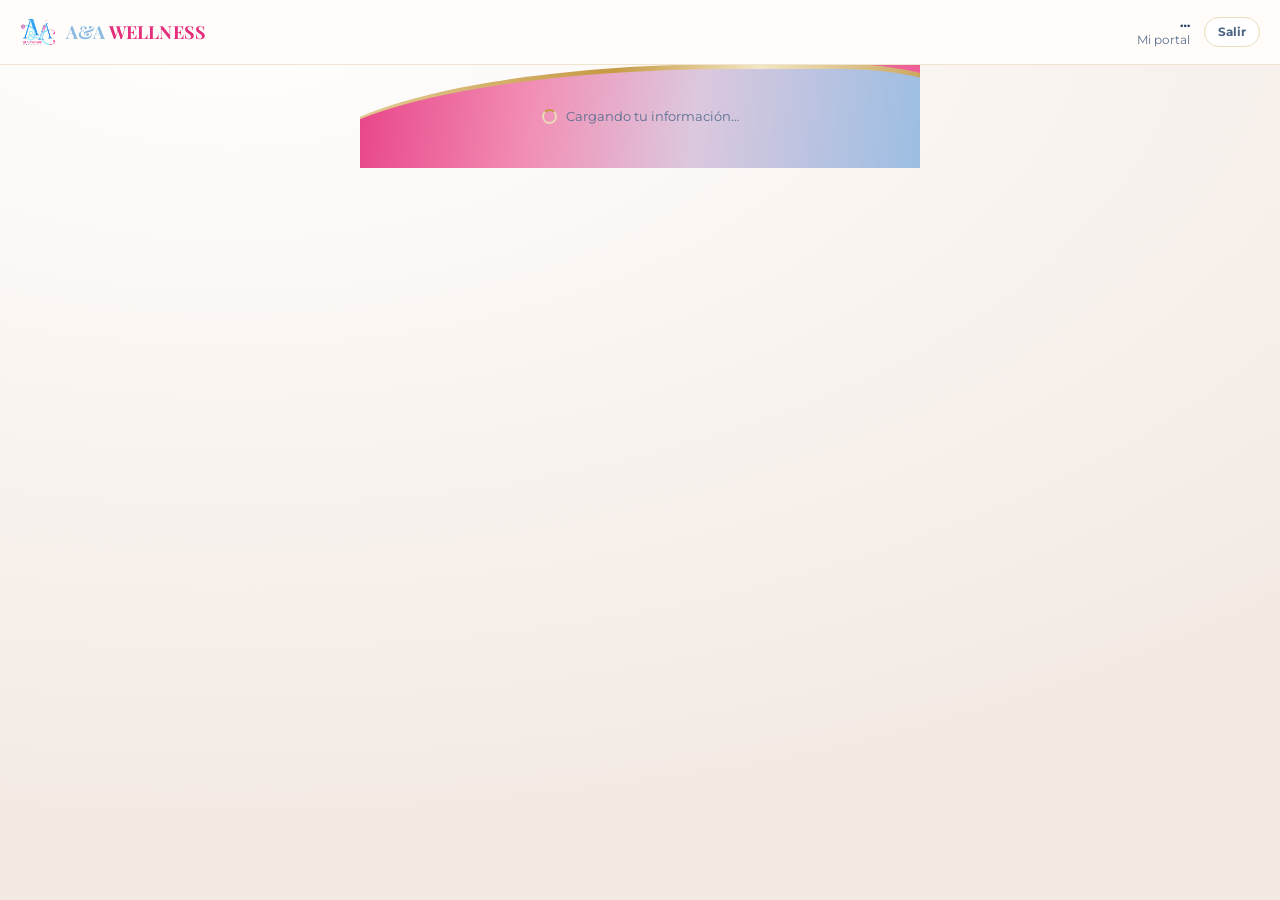
<file: app/portal.html>
<!doctype html>
<html lang="es">
<head>
<meta charset="utf-8">
<meta name="viewport" content="width=device-width,initial-scale=1">
<meta http-equiv="cache-control" content="no-cache">
<meta http-equiv="expires" content="0">
<title>A&amp;A Wellness · Mi portal</title>
<link rel="preconnect" href="https://fonts.googleapis.com">
<link rel="preconnect" href="https://fonts.gstatic.com" crossorigin>
<link href="https://fonts.googleapis.com/css2?family=Playfair+Display:wght@600;700&family=Montserrat:wght@400;500;600;700;800&family=Dancing+Script:wght@600;700&display=swap" rel="stylesheet">
<link href="./css/app.css?v=1786828527" rel="stylesheet">
</head>
<body>

<header class="topbar">
  <span class="brand">
    <img src="../assets/aa-logo.png" alt="" width="36" height="36"
         style="width:36px;height:36px;object-fit:contain"
         onerror="this.style.display='none'">
    <b>A&amp;A <span>WELLNESS</span></b>
  </span>
  <span class="spacer"></span>
  <span class="who"><b id="who-name">…</b><span id="who-sub">Mi portal</span></span>
  <button class="btn secondary sm" id="out">Salir</button>
</header>

<main class="portal">
    <span class="arcTop" aria-hidden="true"><i></i></span>
    <span class="arcBot" aria-hidden="true"><i></i></span>
    <div class="mainInner" id="main">
      <div class="state"><span class="spinner"></span>Cargando tu información…</div>
</div>
  </main>

<script type="module">
import { requireRole, signOut, getSession } from "./js/client.js?v=1786828527";
import * as api from "./js/api.js?v=1786828527";
import { $, $$, esc, money, fmtDate, fmtDateTime, openModal, closeModal, toast,
         loading, emptyState, errorState, mountPad, bodyHtml, signatureHtml,
         STATUS_ES, STATUS_CLASS } from "./js/ui.js?v=1786828527";

const profile = await requireRole("patient");
if (!profile) throw new Error("redirecting");

$("#out").onclick = signOut;
$("#who-name").textContent = profile.full_name || profile.email || "Paciente";

const main = $("#main");
let patient = null, tab = "docs";

/* ---------------------------------------------------------------- boot */
try {
  patient = await api.getMyPatient();
} catch (e) {
  main.innerHTML = errorState("No pudimos cargar tu información: " + e.message);
  throw e;
}

/* A signed-up user with no linked clinical record yet. This is a real state:
   the clinic has to create/link the patient before anything shows up. */
if (!patient) {
  main.innerHTML = `
    <div class="hero">
      <span class="script">Hola</span>
      <h1>BIENVENIDA A <span>A&amp;A</span></h1>
    </div>
    <div class="banner warn">
      <b>Tu cuenta aún no está enlazada a un expediente</b>
      La clínica debe enlazar tu cuenta antes de que veas tus documentos y citas.
      Si ya eres paciente, avísale a la clínica que creaste tu cuenta con
      <strong>${esc(profile.email || "")}</strong>.
    </div>`;
} else {
  $("#who-sub").textContent = patient.plan || "Mi portal";
  render();
}

/* -------------------------------------------------------------- render */
/* Same page header as the clinic console. */
function phead(kicker, title, lead) {
  return `<div class="phead">
    <span class="kicker">${esc(kicker)}</span>
    <h2>${esc(title)}</h2>
    ${lead ? `<p>${esc(lead)}</p>` : ""}
  </div>`;
}

function shell(inner) {
  main.innerHTML = `
    <div class="hero">
      <span class="script">Siéntete</span>
      <h1>MEJOR <span>HOY</span></h1>
    </div>
    <div class="tabs" id="ptabs">
      <button data-t="docs"   class="${tab==='docs'?'on':''}">Documentos <span id="pend"></span></button>
      <button data-t="visits" class="${tab==='visits'?'on':''}">Visitas</button>
      <button data-t="appts"  class="${tab==='appts'?'on':''}">Citas</button>
      <button data-t="msgs"   class="${tab==='msgs'?'on':''}">Mensajes <span id="unread"></span></button>
    </div>
    <div id="panel">${inner}</div>`;
  $$("#ptabs button").forEach((b) => b.onclick = () => { tab = b.dataset.t; render(); });
}

async function render() {
  shell(loading());
  const panel = $("#panel");
  try {
    if (tab === "docs")   panel.innerHTML = await renderDocs();
    if (tab === "visits") panel.innerHTML = await renderVisits();
    if (tab === "appts")  panel.innerHTML = await renderAppts();
    if (tab === "msgs")   panel.innerHTML = await renderMsgs();
    wire();
  } catch (e) {
    panel.innerHTML = errorState("No se pudo cargar: " + e.message);
  }
}

async function renderDocs() {
  const docs = await api.listDocuments(patient.id);
  const pending = docs.filter((d) => d.status === "pending" || d.status === "accepted").length;
  const badge = $("#pend");
  if (badge) badge.textContent = pending ? `(${pending})` : "";

  if (!docs.length) return emptyState("Aún no tienes documentos.");

  const order = { pending: 0, accepted: 1, signed: 2, filed: 3 };
  docs.sort((a, b) => (order[a.status] - order[b.status]) ||
    String(b.assigned_at).localeCompare(String(a.assigned_at)));

  return docs.map((d) => {
    const open = d.status === "pending" || d.status === "accepted";
    const label = open ? (d.requires_signature ? "Revisar y firmar" : "Revisar") : "Ver";
    const sub = d.status === "signed" && d.signatures?.length
      ? "Firmado " + fmtDate(d.completed_at)
      : (d.requires_signature ? "Requiere firma" : "Solo lectura");
    return `<div class="row">
      <div class="main"><b>${esc(d.title)}</b><span>${esc(sub)}</span></div>
      <span class="pill ${STATUS_CLASS[d.status]}">${esc(STATUS_ES[d.status])}</span>
      <button class="btn ${open ? "" : "secondary"} sm" data-doc="${esc(d.id)}">${label}</button>
    </div>`;
  }).join("");
}

async function renderVisits() {
  const visits = await api.listVisits(patient.id);
  if (!visits.length) return emptyState("Aún no hay visitas registradas.");
  return visits.map((v) => `<div class="row">
    <div class="main"><b>${esc(v.title)}</b><span>${esc(fmtDate(v.occurred_at))}${
      v.notes ? " · " + esc(v.notes) : ""}</span></div>
    ${v.metric ? `<span class="pill">${esc(v.metric)}</span>` : ""}
  </div>`).join("");
}

async function renderAppts() {
  const appts = await api.listAppointments(patient.id, { upcomingOnly: true });
  if (!appts.length) return emptyState("No tienes citas próximas.");
  return appts.map((a) => `<div class="row">
    <div class="main"><b>${esc(a.services?.name || "Cita")}</b>
      <span>${esc(fmtDateTime(a.starts_at))} · ${a.minutes} min</span></div>
    <span class="pill">${esc(a.status)}</span>
  </div>`).join("");
}

async function renderMsgs() {
  const msgs = await api.listMessages(patient.id);
  return `<div class="thread">${msgs.length ? msgs.map((m) => `
      <div class="bubble ${m.from_clinic ? "theirs" : "mine"}">
        <p>${esc(m.body)}</p><span>${esc(fmtDateTime(m.created_at))}</span>
      </div>`).join("") : emptyState("Sin mensajes todavía. Escribe a la clínica.")}
    </div>
    <div class="field" style="margin-top:12px">
      <textarea id="pm-body" rows="3" placeholder="Escribe un mensaje a la clínica…"></textarea>
    </div>
    <button class="btn wide" id="pm-send">Enviar</button>`;
}

function wire() {
  $$("[data-doc]").forEach((b) => b.onclick = () => openDoc(b.dataset.doc));

  const send = $("#pm-send");
  if (send) send.onclick = async () => {
    const body = $("#pm-body").value.trim();
    if (!body) return;
    send.disabled = true; send.textContent = "Enviando…";
    try {
      const s = await getSession();
      /* from_clinic stays false — the RLS policy rejects a patient trying to
         post a message marked as coming from the clinic. */
      await api.sendMessage(patient.id, body, false, s?.user?.id);
      toast("Mensaje enviado.");
      render();
    } catch (e) {
      toast("No se pudo enviar: " + e.message, "err");
      send.disabled = false; send.textContent = "Enviar";
    }
  };
}

/* ------------------------------------------------------------ document */
async function openDoc(id) {
  let doc;
  try { doc = await api.getDocument(id); }
  catch (e) { toast("No se pudo abrir: " + e.message, "err"); return; }

  const done = doc.status === "signed" || doc.status === "filed";
  const sig = doc.signatures?.[0];

  let actions;
  if (done) {
    actions = `<div class="modal-actions"><button class="btn secondary" data-x>Cerrar</button></div>`;
  } else if (doc.requires_signature) {
    actions = `
      <label class="check"><input type="checkbox" id="agree">
        He leído y acepto este documento.</label>
      <div class="modal-actions">
        <button class="btn secondary" data-x>Ahora no</button>
        <button class="btn" id="to-sign" disabled>Firmar</button>
      </div>`;
  } else {
    actions = `<div class="modal-actions">
        <button class="btn secondary" data-x>Cerrar</button>
        <button class="btn" id="accept">Aceptar</button>
      </div>`;
  }

  const kindEs = { consent:"Consentimiento", form:"Formulario", policy:"Política", file:"Archivo" };
  openModal(`
    <span class="kicker">${esc(kindEs[doc.kind] || "Documento")}</span>
    <h3>${esc(doc.title)}</h3>
    <div class="doc-body">${bodyHtml(doc)}${signatureHtml(sig)}</div>
    ${actions}`);

  $$("[data-x]").forEach((b) => b.onclick = closeModal);

  const agree = $("#agree"), toSign = $("#to-sign");
  if (agree && toSign) {
    agree.onchange = () => { toSign.disabled = !agree.checked; };
    toSign.onclick = () => openSign(doc);
  }
  const acc = $("#accept");
  if (acc) acc.onclick = async () => {
    acc.disabled = true;
    try { await api.acceptDocument(doc.id); closeModal(); toast("Documento aceptado."); render(); }
    catch (e) { toast("No se pudo guardar: " + e.message, "err"); acc.disabled = false; }
  };
}

/* ---------------------------------------------------------------- sign */
async function openSign(doc) {
  openModal(`
    <span class="kicker">Firma</span>
    <h3>${esc(doc.title)}</h3>
    <p class="lede">Firme con el dedo o el ratón, o escriba su nombre completo.</p>
    <div class="pad-wrap">
      <canvas id="pad" class="pad"></canvas>
      <button type="button" class="pad-clear" id="pad-clear">Borrar</button>
    </div>
    <div class="field">
      <label for="typed">O escriba su nombre completo</label>
      <input id="typed" type="text" placeholder="${esc(patient.full_name)}">
    </div>
    <div class="modal-actions">
      <button class="btn secondary" data-x>Cancelar</button>
      <button class="btn" id="save">Firmar documento</button>
    </div>`);

  const pad = mountPad($("#pad"));
  $("#pad-clear").onclick = () => pad.clear();
  $$("[data-x]").forEach((b) => b.onclick = closeModal);

  $("#save").onclick = async () => {
    const typed = $("#typed").value.trim();
    if (pad.isEmpty() && !typed) { $("#typed").focus(); toast("Firme o escriba su nombre.", "err"); return; }

    const btn = $("#save");
    btn.disabled = true; btn.textContent = "Guardando…";
    try {
      const session = await getSession();
      await api.signDocument(doc, {
        kind: pad.isEmpty() ? "type" : "draw",
        dataUrl: pad.isEmpty() ? null : pad.dataUrl(),
        typedName: typed || patient.full_name,
        signerName: typed || patient.full_name,
        userId: session?.user?.id
      });
      closeModal();
      toast("Documento firmado.");
      render();
    } catch (e) {
      toast("No se pudo firmar: " + e.message, "err");
      btn.disabled = false; btn.textContent = "Firmar documento";
    }
  };
}
</script>
</body>
</html>
</file>
<file: app/css/app.css>
/* ============================================================================
   app.css — Nácar. Marble, gold edge, rose-to-blue arc.
   Carried forward from the existing build so the real app looks like the demo.
   ========================================================================= */

:root{
  --ink:#223C64; --muted:#5A7091; --muted2:#4B6484;
  --cream:#FBF7F4; --marble:#FFFDFA; --white:#fff;
  --line:#EAD9B5; --hair:#EDDFC1; --hair2:#F0E4CE; --hair3:#EBDCBB;
  --pink:#E52E7B; --magenta:#C81A66; --rose:#F1A7C4;
  --pink-wash:#FDEAF3; --pink-line:#F6D2E3;
  --blue:#8CBCE4; --blue-deep:#2F6DA8; --blue-ink:#1F4E7C;
  --blue-wash:#DCEAF7; --blue-wash2:#EAF3FB; --blue-line:#CFE2F3;
  --gold:#C69A44; --gold2:#EAD9B5; --gold-ink:#8A6A10;
  --gold-wash:#FBF2DC; --gold-dash:#E6D4AE;
  --gold-edge:linear-gradient(140deg,#EBD6A8,#C69A44 45%,#F3E6C4 66%,#B98C33);
  --band:linear-gradient(96deg,#E52E7B 0%,#F28FB5 34%,#DCC8DE 58%,#8CBCE4 100%);
  --teal:#2F6DA8; --ok:#2F8F5B; --err:#C4353B;
  --shadow:0 30px 70px -46px rgba(34,60,100,.55);
}

*{box-sizing:border-box}
html,body{margin:0;padding:0}
body{
  min-height:100vh; color:var(--ink);
  font-family:'Montserrat',system-ui,-apple-system,sans-serif;
  -webkit-font-smoothing:antialiased;
  background:radial-gradient(120% 90% at 18% 0%,#FFF 0%,#FBF7F4 38%,#F3EAE4 100%);
}
h1,h2,h3{font-family:'Playfair Display',Georgia,serif;font-weight:700;margin:0}
button,input,select,textarea{font-family:inherit}

/* ---- layout ---------------------------------------------------------- */
.wrap{max-width:1160px;margin:0 auto;padding:20px}
.center-wrap{min-height:100vh;display:grid;place-items:center;padding:24px}

.frame{padding:2px;border-radius:26px;background:var(--gold-edge);box-shadow:var(--shadow)}
.card-sheet{background:var(--marble);border-radius:24px;padding:32px}

.topbar{
  display:flex;align-items:center;gap:14px;flex-wrap:wrap;
  padding:14px 20px;background:rgba(255,253,250,.92);
  backdrop-filter:blur(8px);
  border-bottom:1px solid var(--hair2);position:sticky;top:0;z-index:40;
}
.topbar .brand{display:flex;align-items:center;gap:10px;font-weight:800;letter-spacing:.02em}
.topbar .brand img{height:36px;width:auto}
.topbar .brand b{font-family:'Playfair Display',serif;font-size:18px;letter-spacing:.01em;color:var(--blue)}
.topbar .brand b span{color:var(--pink)}
.topbar .spacer{flex:1}
.topbar .who{font-size:12px;color:var(--muted);text-align:right;line-height:1.35}
.topbar .who b{display:block;color:var(--ink);font-size:12.5px}


/* ---- typography helpers ---------------------------------------------- */
.kicker{
  display:block;font-size:10px;font-weight:800;letter-spacing:.15em;
  text-transform:uppercase;color:var(--gold-ink);margin-bottom:6px;
}
.muted{color:var(--muted)}
.lede{font-size:13px;color:var(--muted2);line-height:1.6;margin:8px 0 20px}

/* ---- cards ----------------------------------------------------------- */
.card{
  background:#fff;border:1px solid var(--hair2);border-radius:18px;
  padding:20px;margin-bottom:14px;
}
.card-head{display:flex;align-items:center;gap:10px;margin-bottom:14px}
.card-head h3{font-size:16px;flex:1}

.grid{display:grid;gap:14px}
.grid-2{grid-template-columns:repeat(auto-fit,minmax(280px,1fr))}
.grid-3{grid-template-columns:repeat(auto-fit,minmax(210px,1fr))}

/* ---- buttons --------------------------------------------------------- */
.btn{
  border:0;border-radius:999px;padding:10px 18px;cursor:pointer;
  font-size:12.5px;font-weight:700;color:#fff;
  background:linear-gradient(96deg,#E52E7B 0%,#C81A66 100%);
  box-shadow:0 8px 20px -12px rgba(200,26,102,.9);
  transition:filter .15s ease,transform .05s ease;
}
.btn:hover{filter:brightness(1.07)}
.btn:active{transform:translateY(1px)}
.btn:disabled{opacity:.45;cursor:not-allowed;filter:none;box-shadow:none}
.btn.secondary{
  background:#fff;color:var(--muted2);border:1px solid var(--hair3);box-shadow:none;
}
.btn.secondary:hover{border-color:var(--gold);color:var(--ink)}
.btn.ghost{background:transparent;color:var(--muted);box-shadow:none;padding:8px 12px}
.btn.ghost:hover{color:var(--ink)}
.btn.wide{width:100%;padding:13px}
.btn.sm{padding:7px 13px;font-size:11.5px}

/* ---- forms ----------------------------------------------------------- */
.field{margin-bottom:14px}
.field label{
  display:block;font-size:11px;font-weight:700;letter-spacing:.04em;
  text-transform:uppercase;color:var(--muted);margin-bottom:6px;
}
.field input,.field select,.field textarea{
  width:100%;font-size:13.5px;color:var(--ink);background:#fff;
  border:1px solid var(--hair3);border-radius:12px;padding:11px 13px;
}
.field textarea{resize:vertical;line-height:1.55}
.field input:focus,.field select:focus,.field textarea:focus{
  outline:none;border-color:var(--gold);box-shadow:0 0 0 3px var(--gold-wash);
}
.field .hint{font-size:11.5px;color:var(--muted);margin-top:5px}

.check{
  display:flex;align-items:flex-start;gap:9px;font-size:12.5px;line-height:1.5;
  color:var(--muted2);background:var(--gold-wash);border:1px solid var(--gold-dash);
  border-radius:12px;padding:11px 13px;margin-bottom:12px;cursor:pointer;
}
.check input{margin-top:2px;accent-color:#E52E7B;flex:0 0 auto}

/* ---- tabs ------------------------------------------------------------ */
.tabs{display:flex;gap:6px;border-bottom:1px solid var(--hair2);margin-bottom:16px;overflow-x:auto}
.tabs button{
  border:0;background:none;padding:10px 14px;cursor:pointer;white-space:nowrap;
  font-size:12.5px;font-weight:700;color:var(--muted);
  border-bottom:2px solid transparent;margin-bottom:-1px;
}
.tabs button.on{color:var(--pink);border-bottom-color:var(--pink)}

/* ---- lists / rows ---------------------------------------------------- */
.row{
  display:flex;align-items:center;gap:12px;padding:13px 14px;
  border:1px solid var(--hair2);border-radius:14px;background:#fff;margin-bottom:8px;
}
.row:hover{border-color:var(--gold2)}
.row .main{flex:1;min-width:0}
.row .main b{display:block;font-size:13.5px;margin-bottom:2px}
.row .main span{display:block;font-size:11.5px;color:var(--muted)}
.row.click{cursor:pointer}

.avatar{
  width:38px;height:38px;border-radius:50%;flex:0 0 auto;
  display:grid;place-items:center;font-size:12px;font-weight:800;color:#fff;
  background:linear-gradient(140deg,#8CBCE4,#2F6DA8);
}

.pill{
  flex:0 0 auto;font-size:10.5px;font-weight:700;padding:5px 11px;border-radius:999px;
  border:1px solid var(--hair3);background:var(--cream);color:var(--muted2);
}
.pill.todo{background:var(--pink-wash);color:var(--magenta);border-color:var(--pink-line)}
.pill.warn{background:var(--gold-wash);color:var(--gold-ink);border-color:var(--gold-dash)}
.pill.done{background:var(--blue-wash2);color:var(--blue-ink);border-color:var(--blue-line)}

/* ---- stats ----------------------------------------------------------- */
.stat{background:var(--cream);border:1px solid var(--hair2);border-radius:14px;padding:14px}
.stat span{display:block;font-size:10.5px;font-weight:700;letter-spacing:.08em;
  text-transform:uppercase;color:var(--muted);margin-bottom:4px}
.stat b{font-family:'Playfair Display',serif;font-size:24px}

/* ---- modal ----------------------------------------------------------- */
.modal-bg{
  position:fixed;inset:0;background:rgba(34,60,100,.42);backdrop-filter:blur(3px);
  display:none;place-items:center;padding:20px;z-index:100;
}
.modal-bg.on{display:grid}
.modal{
  background:var(--marble);border-radius:20px;padding:26px;
  width:min(560px,100%);max-height:88vh;overflow-y:auto;box-shadow:var(--shadow);
}
.modal h3{font-size:19px;margin-bottom:6px}
.modal-actions{display:flex;gap:9px;justify-content:flex-end;margin-top:18px;flex-wrap:wrap}

/* ---- document viewer -------------------------------------------------- */
.doc-body{
  max-height:44vh;overflow-y:auto;border:1px solid var(--hair2);border-radius:14px;
  background:#fff;padding:16px 16px 4px;margin:12px 0 14px;-webkit-overflow-scrolling:touch;
}
.doc-p{font-size:12.8px;line-height:1.68;color:var(--muted2);margin:0 0 12px;white-space:pre-line}
.doc-p:first-child{color:var(--ink);font-weight:500}

/* ---- signature pad ---------------------------------------------------- */
.pad-wrap{position:relative;margin-bottom:14px}
.pad{
  display:block;width:100%;height:170px;background:#fff;
  border:1px dashed var(--gold-dash);border-radius:14px;touch-action:none;cursor:crosshair;
}
.pad-wrap::after{
  content:"";position:absolute;left:22px;right:22px;bottom:42px;height:1px;
  background:var(--hair3);pointer-events:none;
}
.pad-clear{
  position:absolute;top:9px;right:10px;border:1px solid var(--hair3);
  background:rgba(255,255,255,.92);color:var(--muted);border-radius:999px;
  font-size:10.5px;font-weight:700;padding:5px 11px;cursor:pointer;
}
.pad-clear:hover{color:var(--ink);border-color:var(--gold)}

.signed-block{
  border-top:1px solid var(--hair2);margin-top:4px;padding:14px 0 12px;
  display:grid;gap:6px;justify-items:start;
}
.signed-label{font-size:10px;font-weight:800;letter-spacing:.14em;
  text-transform:uppercase;color:var(--gold-ink)}
.sig-img{max-width:240px;max-height:76px;display:block}
.sig-typed{font-family:'Dancing Script',cursive;font-size:30px;line-height:1.1;color:var(--ink)}
.signed-meta{font-size:11.5px;color:var(--muted)}

/* ---- states ----------------------------------------------------------- */
.state{
  display:flex;align-items:center;justify-content:center;gap:9px;
  padding:26px 14px;font-size:12.5px;color:var(--muted);text-align:center;
}
.state.err{color:var(--err)}
.spinner{
  width:15px;height:15px;border:2px solid var(--gold2);border-top-color:var(--gold);
  border-radius:50%;animation:spin .7s linear infinite;
}
@keyframes spin{to{transform:rotate(360deg)}}

.banner{
  border-radius:14px;padding:13px 15px;font-size:12.5px;line-height:1.55;margin-bottom:16px;
}
.banner.warn{background:var(--gold-wash);border:1px solid var(--gold-dash);color:var(--gold-ink)}
.banner.err{background:#FDEDED;border:1px solid #F3C9C9;color:var(--err)}
.banner b{display:block;margin-bottom:3px}

/* ---- toasts ----------------------------------------------------------- */
.toasts{position:fixed;bottom:18px;left:50%;transform:translateX(-50%);z-index:200;
  display:grid;gap:8px;width:min(420px,calc(100% - 32px))}
.toast{
  background:var(--ink);color:#fff;border-radius:12px;padding:12px 16px;
  font-size:12.5px;box-shadow:var(--shadow);animation:rise .22s ease;
}
.toast.err{background:var(--err)}
.toast.out{opacity:0;transition:opacity .3s}
@keyframes rise{from{opacity:0;transform:translateY(8px)}}

/* ---- patient portal shell ---------------------------------------------- */
.portal{position:relative;overflow:hidden;max-width:560px;margin:0 auto;padding:18px}
.hero{text-align:center;padding:22px 0 18px}
.hero .script{font-family:'Dancing Script',cursive;font-size:26px;color:var(--pink)}
.hero h1{font-size:32px;letter-spacing:.01em;color:var(--blue)}
.hero h1 span{color:var(--pink)}

@media(max-width:620px){
  .wrap{padding:14px}
  .card-sheet{padding:22px 18px}
  .modal{padding:20px}
  .hero h1{font-size:26px}
}

/* ---- side rail (clinic) -----------------------------------------------
   No hard-coded header height. The page is a flex column: topbar, then a
   shell that fills the rest. The rail sticks to the top of the viewport on
   its own, so it cannot drift out of alignment when the header wraps.     */
body.has-rail{display:flex;flex-direction:column;min-height:100vh}
body.has-rail .topbar{position:static}

/* body.has-rail is a full-height flex column, so flex:1 fills whatever the
   topbar leaves. No hard-coded header height — that broke the rail before. */
.shell{flex:1;display:flex;align-items:stretch;min-height:0}

.rail{
  width:186px;flex:0 0 186px;
  align-self:stretch;
  position:sticky;top:0;
  max-height:100vh;overflow-y:auto;
  padding:14px 12px 16px;
  display:flex;flex-direction:column;gap:16px;
  background:linear-gradient(180deg,#FFFFFF,#FBF6EF);
  border-right:1px solid var(--hair2);
}
.rail ul{list-style:none;margin:0;padding:0;display:flex;flex-direction:column;gap:2px;flex:none}

.rail .nav{
  display:flex;align-items:center;gap:10px;width:100%;
  padding:9px 12px;border:0;background:none;cursor:pointer;
  border-radius:10px;font-family:inherit;font-size:13.5px;color:var(--muted);
  text-align:left;
}
.rail .nav .ico{font-size:14px;opacity:.75;width:17px;flex:none;text-align:center}
.rail .nav .lbl{flex:1;min-width:0;overflow:hidden;text-overflow:ellipsis;white-space:nowrap}
.rail .nav:hover{background:rgba(238,75,158,.07);color:var(--ink)}
.rail .nav.on{
  background:var(--marble);color:var(--pink);font-weight:600;
  box-shadow:0 2px 6px rgba(34,72,91,.08);
}
.rail .nav.on .ico{opacity:1}
.rail .dot{
  flex:none;font-size:10px;font-weight:700;line-height:1.6;
  background:var(--pink);color:#fff;border-radius:999px;
  padding:0 6px;min-width:18px;text-align:center;
}

.booklink{
  margin-top:auto;flex:none;
  border:1px solid var(--hair3);border-radius:14px;background:#fff;padding:12px;
}
.booklink span{
  display:block;font-size:10px;letter-spacing:.12em;text-transform:uppercase;
  font-weight:800;color:var(--gold-ink);margin-bottom:6px;
}
.booklink em{
  display:block;font-style:normal;font-size:11px;color:var(--muted2);
  line-height:1.5;word-break:break-all;
}
.booklink b{color:var(--magenta);font-weight:600}

.railmain{flex:1;min-width:0;padding:20px}

/* Bottom bar on narrow screens — every desktop rule is unwound here. */
@media(max-width:860px){
  .shell{display:block}
  .rail{
    width:100%;flex:none;position:fixed;bottom:0;left:0;top:auto;
    max-height:none;overflow:visible;align-self:auto;
    flex-direction:row;padding:6px 4px;gap:0;z-index:50;
    background:#FFFDFA;border-right:none;border-top:1px solid var(--gold2);
    box-shadow:0 -8px 24px -20px rgba(34,60,100,.6);
  }
  .rail ul{flex-direction:row;justify-content:space-between;width:100%;gap:0}
  .rail ul li{flex:1;min-width:0}
  .rail .nav{
    flex-direction:column;gap:3px;padding:7px 2px;font-size:9.5px;
    justify-content:center;border-radius:8px;
  }
  .rail .nav .ico{font-size:16px;width:auto}
  .rail .nav .lbl{flex:none;font-size:9.5px}
  .rail .nav.on{box-shadow:none;background:var(--pink-wash)}
  .rail .dot{
    position:absolute;top:2px;right:50%;margin-right:-20px;
    font-size:9px;padding:0 4px;min-width:15px;line-height:1.5;
  }
  .rail .nav{position:relative}
  .railmain{padding:14px 14px 84px;max-width:none}
}

/* ---- page chrome, ported from the demo ---------------------------------
   These values come straight out of aa-healthcare-app.jsx so the real app
   matches the demo instead of approximating it.                           */
.railmain{
  flex:1;min-width:0;position:relative;overflow:hidden;
  display:flex;flex-direction:column;
  padding:24px 24px 110px;
  background:radial-gradient(120% 70% at 85% 0%,#FFFFFF,#FDFAF7 60%,#F7F1EA);
}
/* Content is readable-width; the arcs are not — they run to the real edges. */
.mainInner{position:relative;z-index:1;flex:1;width:100%;max-width:1240px}
.mainInner{position:relative;z-index:1}

.arcTop{
  position:absolute;top:-92px;right:-96px;width:46%;height:236px;
  border-radius:0 0 0 100%;pointer-events:none;
  background:linear-gradient(260deg,#EBD6A8,#C69A44 40%,#F3E6C4 62%,#B98C33);
}
.arcTop i{
  position:absolute;top:0;left:5px;right:0;bottom:5px;display:block;
  border-radius:0 0 0 100%;
  background:linear-gradient(210deg,#E52E7B,#F072A2 55%,#F9C8DC);
}
.arcBot{
  position:absolute;bottom:0;left:-10%;right:-10%;height:104px;
  border-radius:64% 20% 0 0 / 100% 46% 0 0;pointer-events:none;
  background:linear-gradient(100deg,#EBD6A8,#C69A44 45%,#F3E6C4 66%,#B98C33);
}
.arcBot i{
  position:absolute;top:5px;left:0;right:0;bottom:0;display:block;
  border-radius:64% 20% 0 0 / 100% 46% 0 0;
  background:linear-gradient(96deg,#E52E7B 0%,#F28FB5 34%,#DCC8DE 58%,#8CBCE4 100%);
}

.phead{margin-bottom:16px}
.phead .kicker{margin-bottom:5px}
.phead h2{font-size:30px;line-height:1;margin-bottom:6px}
.phead p{font-size:13px;color:var(--muted2);line-height:1.6;margin:0;max-width:62ch}

/* ---- week slot grid ---------------------------------------------------- */
.calbar{display:flex;align-items:center;gap:8px;margin-bottom:14px;flex-wrap:wrap}
.calbar b{
  font-family:'Playfair Display',Georgia,serif;font-size:17px;font-weight:700;
  min-width:150px;text-align:center;
}

.slotwrap{overflow-x:auto;-webkit-overflow-scrolling:touch;padding-bottom:4px}
.slotgrid{display:grid;gap:6px;min-width:720px}

.slothead{
  font-size:11px;font-weight:600;color:var(--muted);text-align:center;
  padding:2px 0 8px;
}
.slothead.is-today{color:var(--pink);font-weight:700}
.slottime{
  font-size:11.5px;color:var(--muted);display:flex;align-items:center;
  justify-content:flex-end;padding-right:10px;
}

/* the demo's own slot treatments */
.slot{
  border-radius:8px;padding:11px 4px;font-size:11.5px;font-weight:700;
  text-align:center;font-family:inherit;cursor:pointer;min-height:36px;
}
.slot.open{background:#FBF2DC;border:1px dashed #E6D4AE;color:var(--gold-ink)}
.slot.open:hover{border-color:var(--gold)}
.slot.open.past{opacity:.45}
.slot.closed{
  border:1px dashed transparent;
  background:repeating-linear-gradient(45deg,#FBF7F1 0 4px,transparent 4px 8px);
}
.slot.closed:hover{border-color:var(--gold-dash)}
.slot.booked{border:1px solid var(--ink);background:#fff;color:var(--ink)}
.slot.booked.confirmed{border-color:var(--pink);color:var(--pink)}
.slot.booked.completed{border-color:var(--blue);color:var(--blue-ink)}
.slot.booked.cancelled,.slot.booked.no_show{
  border-color:var(--hair3);color:var(--muted);text-decoration:line-through;
}

/* ---- rules / connected-calendars cards --------------------------------- */
.ruleline{
  display:flex;gap:10px;padding:7px 0;font-size:13px;
  color:var(--muted2);line-height:1.5;
}
.ruleline:before{
  content:"";flex:none;width:3px;border-radius:2px;background:var(--gold);
  align-self:stretch;
}
.connrow{
  display:flex;align-items:center;gap:10px;padding:8px 0;font-size:13px;color:var(--ink);
}
.connrow .tick{
  flex:none;width:19px;height:19px;border-radius:50%;background:var(--blue-deep);
  color:#fff;display:grid;place-items:center;font-size:11px;
}
.connrow .state{margin-left:auto;font-size:11.5px;color:var(--muted)}

@media(max-width:860px){
  .railmain{padding:18px 15px 96px}
  .phead h2{font-size:26px}
  .arcTop{width:62%;top:-70px;right:-70px;height:180px}
}
@media(max-width:760px){
  .calbar b{min-width:0;flex:1;font-size:14px}
  .slotgrid{min-width:640px;gap:4px}
  .slot{padding:9px 4px;font-size:10.5px;min-height:32px}
}

/* ---- schedule day grouping -------------------------------------------- */
.daygroup{margin-bottom:16px}
.dayhead{
  display:block;font-size:10.5px;font-weight:800;letter-spacing:.12em;
  text-transform:uppercase;color:var(--gold-ink);
  padding:6px 2px;margin-bottom:6px;border-bottom:1px solid var(--hair2);
}
select.mini{
  flex:0 0 auto;font-family:inherit;font-size:11px;color:var(--muted2);
  background:#fff;border:1px solid var(--hair3);border-radius:999px;padding:5px 9px;
}
select.mini:focus{outline:none;border-color:var(--gold)}

/* ---- message thread ---------------------------------------------------- */
.thread{
  display:flex;flex-direction:column;gap:9px;max-height:46vh;overflow-y:auto;
  padding:4px 2px;-webkit-overflow-scrolling:touch;
}
.bubble{max-width:80%;border-radius:15px;padding:10px 13px;font-size:12.8px;line-height:1.5}
.bubble p{margin:0 0 4px;white-space:pre-wrap;word-break:break-word}
.bubble span{font-size:10.5px;opacity:.7}
.bubble.mine{
  align-self:flex-end;background:linear-gradient(96deg,#E52E7B,#C81A66);color:#fff;
  border-bottom-right-radius:5px;
}
.bubble.theirs{
  align-self:flex-start;background:var(--cream);border:1px solid var(--hair2);
  color:var(--ink);border-bottom-left-radius:5px;
}
.row.sel{border-color:var(--gold);background:var(--gold-wash)}

/* ---- panel bars -------------------------------------------------------- */
.barrow{display:flex;align-items:center;gap:11px;padding:7px 2px}
.barlabel{flex:0 0 40%;font-size:12.5px;color:var(--muted2);
  overflow:hidden;text-overflow:ellipsis;white-space:nowrap}
.bartrack{flex:1;height:9px;background:var(--cream);border:1px solid var(--hair2);
  border-radius:999px;overflow:hidden}
.bartrack i{display:block;height:100%;background:var(--band);border-radius:999px}
.barval{flex:0 0 auto;font-size:12px;font-weight:700;color:var(--ink);min-width:22px;text-align:right}

@media(max-width:620px){
  .barlabel{flex:0 0 34%}
}

/* ---- Panel: KPI row, period toggle, revenue columns --------------------
   Values taken from the demo (aa-healthcare-app.jsx) rather than guessed.  */
.panelhead{
  display:flex;align-items:flex-start;justify-content:space-between;
  gap:16px;flex-wrap:wrap;
}
.panelhead .phead{margin-bottom:12px}

.seg{
  display:flex;background:#FBF6EF;border:1px solid var(--hair2);
  border-radius:999px;padding:4px;gap:2px;flex:none;
}
.seg button{
  padding:7px 15px;border-radius:999px;font-size:13px;font-weight:600;
  color:#4B6484;background:none;border:0;cursor:pointer;font-family:inherit;
  white-space:nowrap;
}
.seg button.on{background:var(--ink);color:#fff}

.kpirow{
  display:grid;gap:12px;margin-bottom:16px;
  grid-template-columns:repeat(auto-fit,minmax(190px,1fr));
}
.kpi{
  background:#fff;border:1px solid #EBDCBB;border-radius:18px;
  padding:14px 16px;border-left-width:4px;border-left-style:solid;
  display:flex;flex-direction:column;gap:2px;min-width:0;
}
.kpi > span{font-size:12.5px;color:var(--muted2)}
.kpi > b{
  font-family:'Playfair Display',Georgia,serif;font-size:30px;line-height:1.1;
  color:var(--ink);overflow-wrap:anywhere;
}
.kpi > b.ser{font-size:23px}
.kpi > em{font-size:12px;color:var(--muted);font-style:italic}
.kpi.edge-pink{border-left-color:var(--pink)}   .kpi.edge-pink b{color:var(--pink)}
.kpi.edge-blue{border-left-color:var(--blue)}   .kpi.edge-blue b{color:var(--blue-ink)}
.kpi.edge-gold{border-left-color:var(--gold)}   .kpi.edge-gold b{color:var(--gold-ink)}
.kpi.edge-navy{border-left-color:var(--blue-deep)} .kpi.edge-navy b{color:var(--blue-deep)}

.colwrap{overflow-x:auto;-webkit-overflow-scrolling:touch;padding-bottom:4px}
.cols{display:flex;gap:12px;align-items:flex-end;min-width:min-content}
.col{flex:1 1 0;min-width:112px;display:flex;flex-direction:column;gap:3px}
/* Fixed-height track so every bar shares one baseline and one scale. */
.coltrack{
  height:210px;display:flex;align-items:flex-end;
  background:linear-gradient(180deg,#FDFBF7,#FBF6EF);
  border:1px solid var(--hair2);border-radius:12px;padding:5px;
}
.coltrack i{display:block;width:100%;border-radius:8px;min-height:6px}
.col b{
  font-family:'Playfair Display',Georgia,serif;font-size:15px;
  color:var(--ink);margin-top:6px;
}
.col span{font-size:12.5px;color:var(--ink);line-height:1.35}
.col em{font-size:11.5px;color:var(--muted);font-style:normal}
.tone-blue-deep{background:var(--blue-deep)}
.tone-gold{background:var(--gold)}
.tone-blue{background:var(--blue)}
.tone-pink{background:var(--pink)}
.tone-navy{background:var(--ink)}

@media(max-width:760px){
  .panelhead{flex-direction:column}
  .seg{width:100%}
  .seg button{flex:1;padding:7px 8px;font-size:12px}
  .coltrack{height:150px}
  .col{min-width:96px}
}

/* ---- Hoy: the day list ------------------------------------------------- */
.daylist{display:flex;flex-direction:column}
.dayrow{
  display:flex;align-items:center;gap:10px;padding:11px 10px;
  border-radius:12px;
  background:linear-gradient(90deg,rgba(253,234,243,.55),transparent 70%);
  margin-bottom:6px;
}
.dayrow.done{background:none;opacity:.62}
.dtime{
  font-size:12.5px;color:var(--muted);min-width:52px;text-align:right;flex:none;
}
.dbar{width:3px;align-self:stretch;border-radius:2px;background:var(--pink);flex:none}
.dayrow.st-arrived .dbar{background:var(--gold)}
.dayrow.done .dbar{background:var(--blue)}
.dwho{display:flex;flex-direction:column;gap:1px;min-width:0;flex:1}
.dwho b{font-size:14px;color:var(--ink);overflow-wrap:anywhere}
.dwho em{font-size:12.5px;color:var(--muted2);font-style:normal}
.dayrow.done .dwho b{font-weight:600}
.dact{display:flex;gap:6px;align-items:center;flex:none;flex-wrap:wrap;justify-content:flex-end}
.tag.paid{
  font-size:11.5px;font-weight:700;color:var(--blue-ink);
  background:var(--blue-wash);border-radius:999px;padding:5px 10px;white-space:nowrap;
}
.freewrap{display:flex;flex-wrap:wrap;gap:6px}
.freechip{
  font-size:12.5px;font-weight:600;color:var(--gold-ink);
  background:#FBF2DC;border:1px dashed #E6D4AE;border-radius:999px;padding:6px 11px;
}
@media(max-width:620px){
  .dayrow{flex-wrap:wrap}
  .dact{width:100%;justify-content:flex-start;padding-left:65px}
}
</file>
